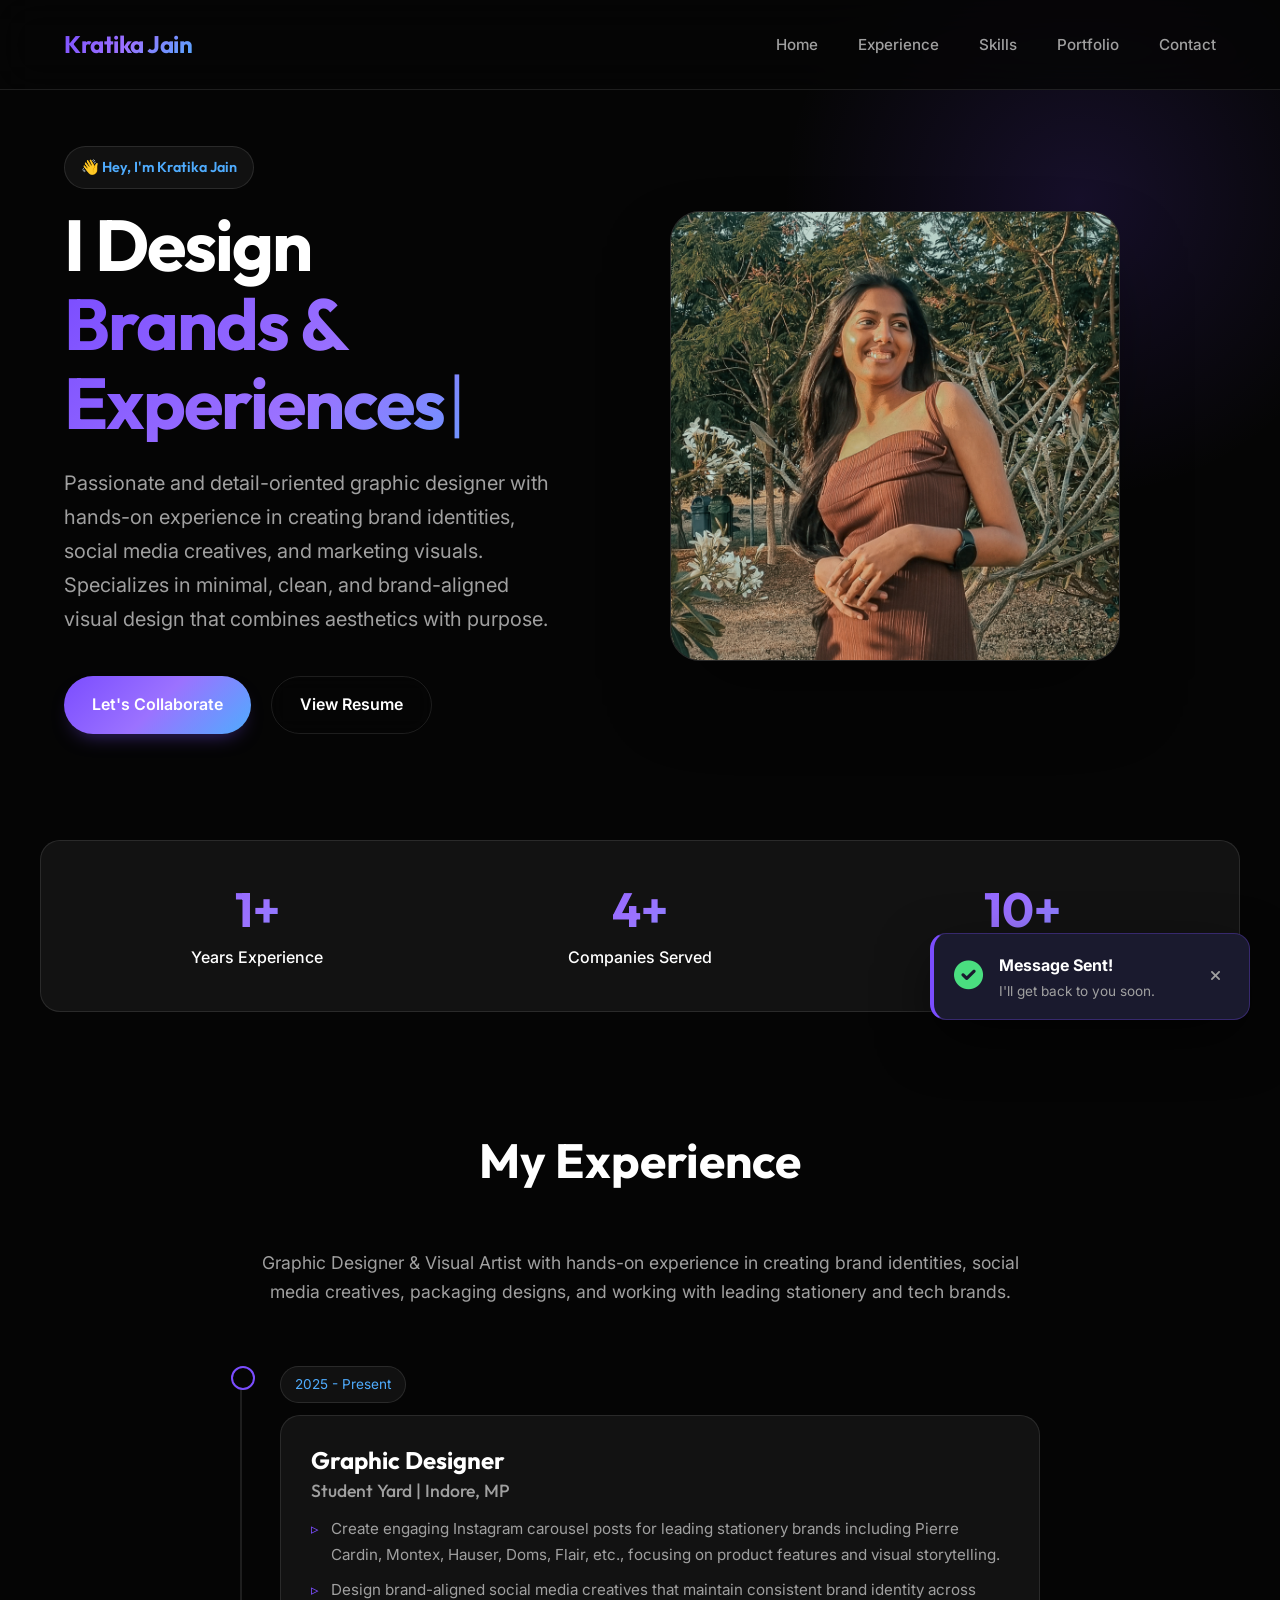
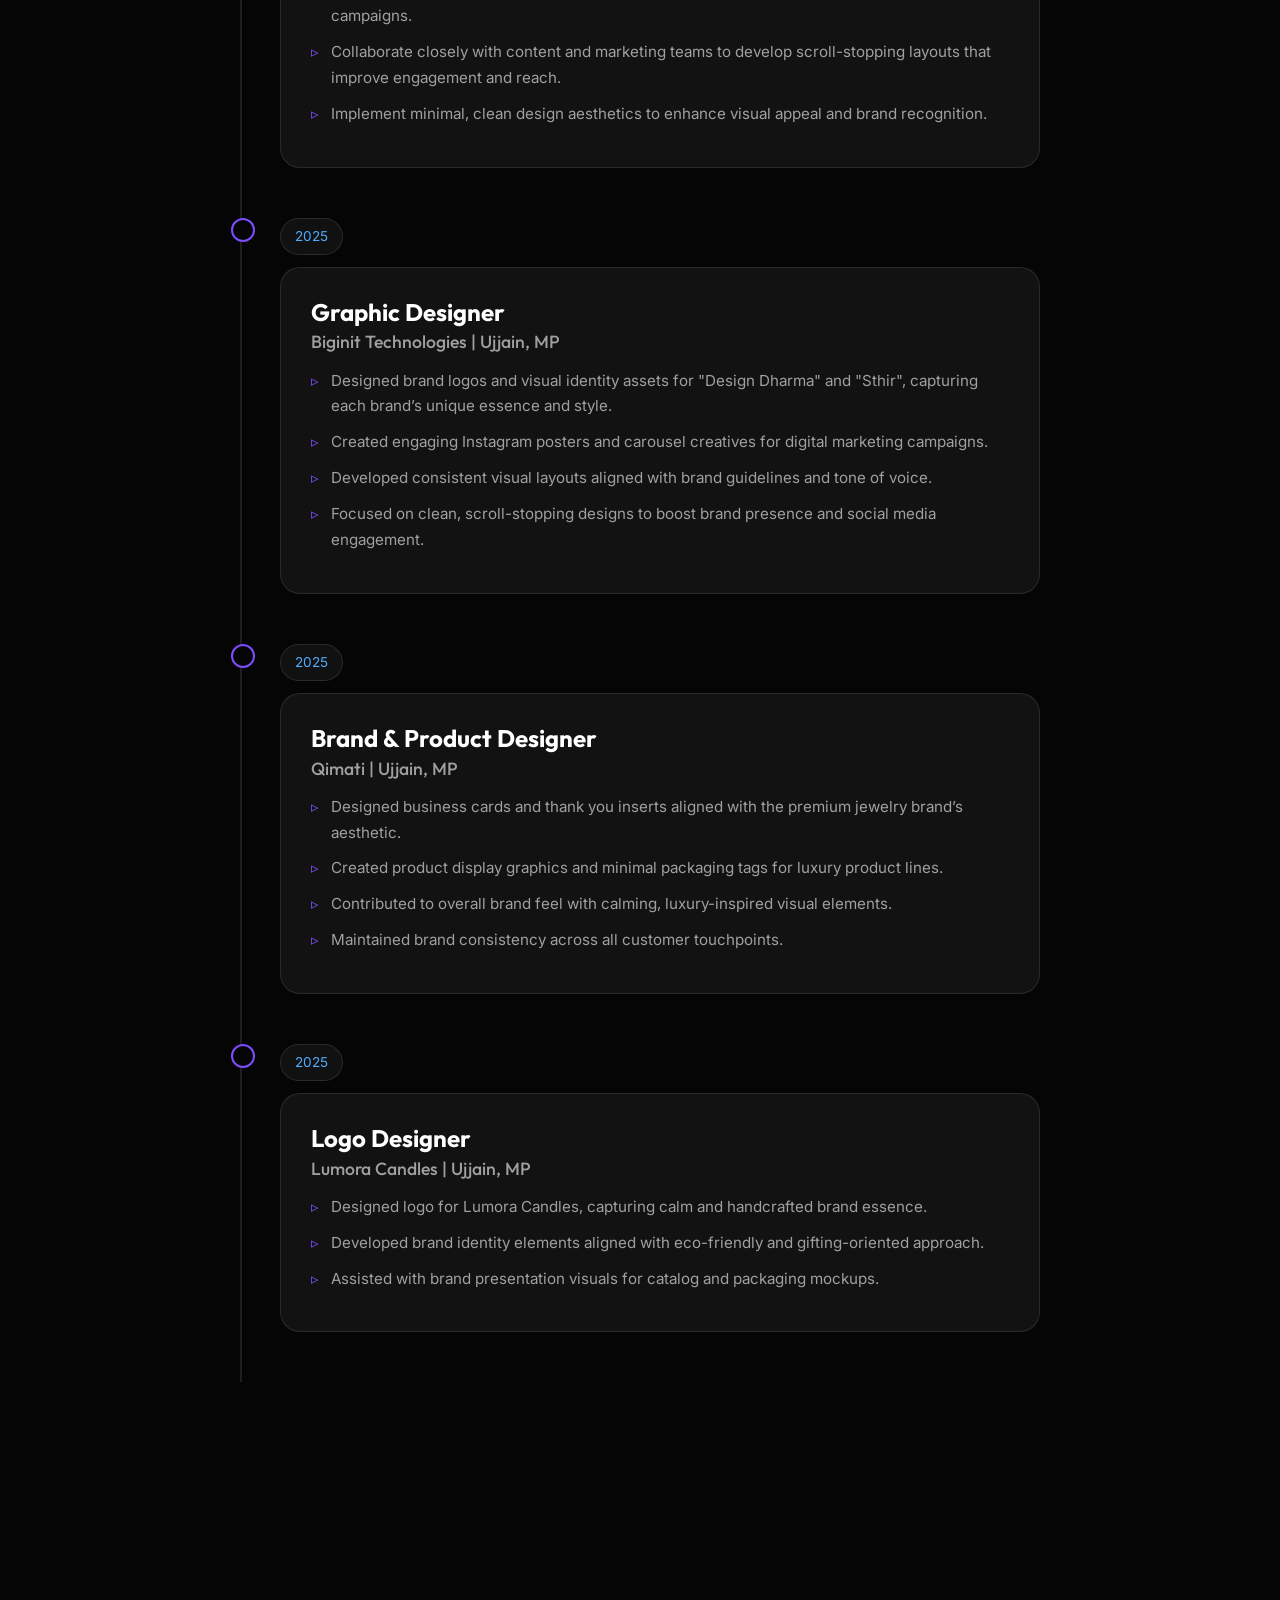
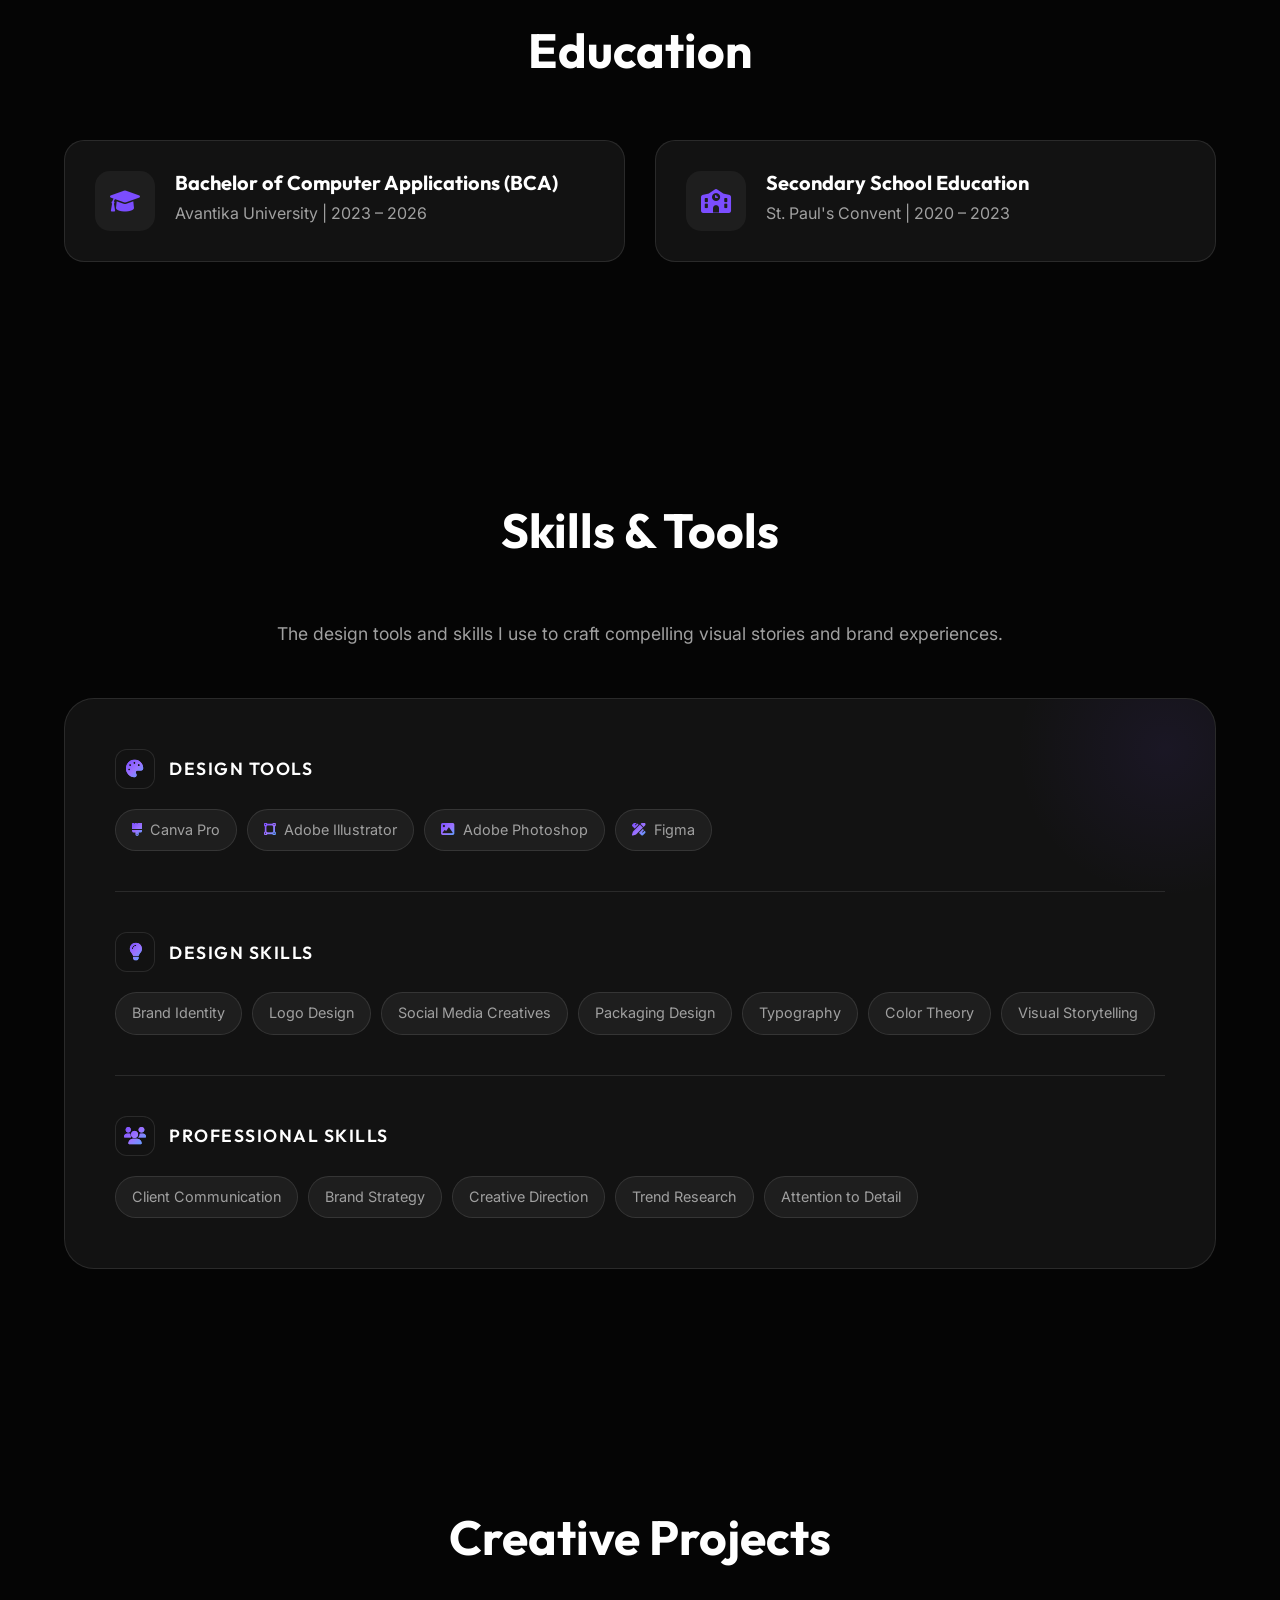
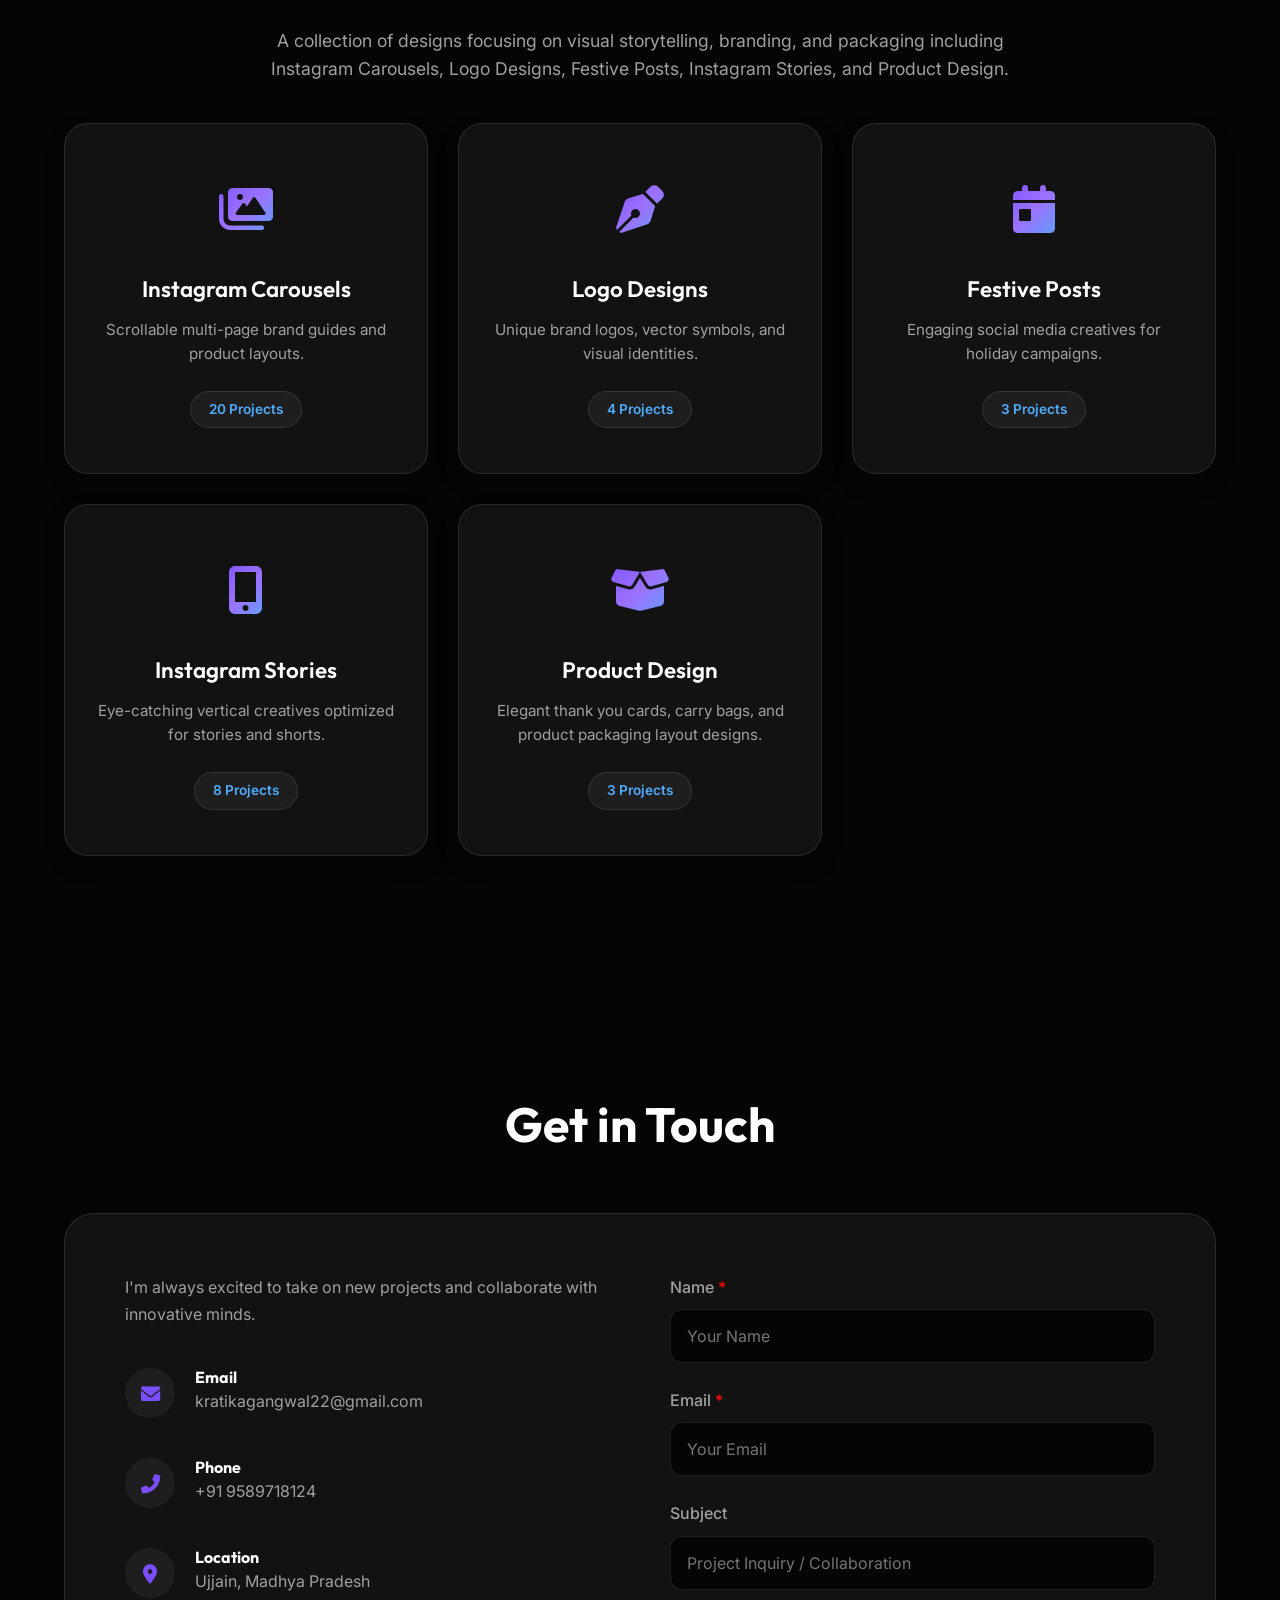
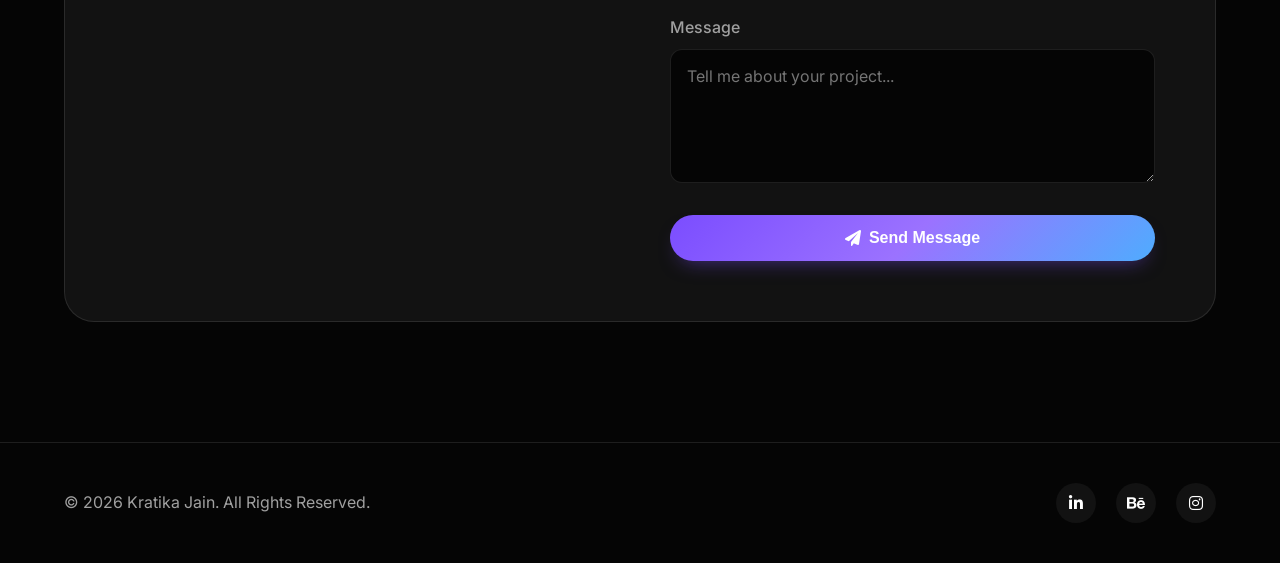
<file: index.html>
<!DOCTYPE html>
<html lang="en">

<head>
    <meta charset="UTF-8">
    <meta name="viewport" content="width=device-width, initial-scale=1.0">
    <meta name="description" content="Kratika Jain — Graphic Designer & Visual Artist from Ujjain, MP. Specializing in brand identities, social media creatives, logo design, and packaging. Available for freelance projects.">
    <meta name="keywords" content="Kratika Jain, Graphic Designer, Visual Artist, Brand Identity, Logo Design, Social Media Creatives, Canva, Figma, Ujjain">
    <title>Kratika Jain | Graphic Designer & Visual Artist</title>
    <link rel="stylesheet" href="style.css">
    <!-- Google Fonts -->
    <link rel="preconnect" href="https://fonts.googleapis.com">
    <link rel="preconnect" href="https://fonts.gstatic.com" crossorigin>
    <link
        href="https://fonts.googleapis.com/css2?family=Inter:wght@400;500;600&family=Outfit:wght@400;600;700&display=swap"
        rel="stylesheet">
    <!-- Font Awesome for Icons -->
    <link rel="stylesheet" href="https://cdnjs.cloudflare.com/ajax/libs/font-awesome/6.0.0/css/all.min.css">
</head>

<body>
    <header>
        <div class="container">
            <nav>
                <a href="#" class="logo">Kratika Jain</a>
                <div class="mobile-menu-btn">
                    <i class="fas fa-bars"></i>
                </div>
                <ul class="nav-links">
                    <li><a href="#home">Home</a></li>
                    <li><a href="#experience">Experience</a></li>
                    <li><a href="#skills">Skills</a></li>
                    <li><a href="projects.html">Portfolio</a></li>
                    <li><a href="#contact">Contact</a></li>
                </ul>
            </nav>
        </div>
    </header>

    <main>
        <!-- Hero Section -->
        <section id="home" class="hero section-padding">
            <div class="container hero-content">
                <div class="hero-text animate-on-scroll">
                    <p class="greeting">👋 Hey, I'm Kratika Jain</p>
                    <h1>I Design <span class="highlight" id="hero-highlight">Brands & Experiences</span></h1>
                    <p class="subtitle">Passionate and detail-oriented graphic designer with hands-on experience in
                        creating brand identities, social media creatives, and marketing visuals. Specializes in
                        minimal, clean, and brand-aligned visual design that combines aesthetics with purpose.</p>
                    <div class="hero-btns">
                        <a href="#contact" class="btn btn-primary">Let's Collaborate</a>
                        <a href="Docs/Kratika_Jain_Resume.pdf" target="_blank" class="btn btn-secondary">View Resume</a>
                    </div>
                </div>
                <div class="hero-image animate-on-scroll">
                    <img src="Profile%20image/Untitled%20design-2.png" alt="Kratika Jain" class="profile-img">
                </div>

            </div>
        </section>

        <!-- Stats Section -->
        <section class="stats container animate-on-scroll">
            <div class="stat-item">
                <h3>1+</h3>
                <p>Years Experience</p>
            </div>
            <div class="stat-item">
                <h3>4+</h3>
                <p>Companies Served</p>
            </div>
            <div class="stat-item">
                <h3>10+</h3>
                <p>Projects Completed</p>
            </div>
        </section>

        <!-- Experience Section -->
        <section id="experience" class="section-padding">
            <div class="container">
                <h2 class="section-title animate-on-scroll">My Experience</h2>
                <p class="section-description animate-on-scroll" style="margin-bottom: 60px; max-width: 800px; margin-left: auto; margin-right: auto; text-align: center;">
                    Graphic Designer & Visual Artist with hands-on experience in creating brand identities, social media creatives, packaging designs, and working with leading stationery and tech brands.
                </p>
                <div class="timeline">
                    <!-- Item 1 -->
                    <div class="timeline-item animate-on-scroll">
                        <div class="timeline-date">2025 - Present</div>
                        <div class="timeline-content">
                            <h3>Graphic Designer</h3>
                            <h4>Student Yard | Indore, MP</h4>
                            <ul class="experience-list">
                                <li>Create engaging Instagram carousel posts for leading stationery brands including
                                    Pierre Cardin, Montex, Hauser, Doms, Flair, etc., focusing on product features and visual
                                    storytelling.</li>
                                <li>Design brand-aligned social media creatives that maintain consistent brand identity
                                    across campaigns.</li>
                                <li>Collaborate closely with content and marketing teams to develop scroll-stopping
                                    layouts that improve engagement and reach.</li>
                                <li>Implement minimal, clean design aesthetics to enhance visual appeal and brand
                                    recognition.</li>
                            </ul>
                        </div>
                    </div>
                    <!-- Item 2 -->
                    <div class="timeline-item animate-on-scroll">
                        <div class="timeline-date">2025</div>
                        <div class="timeline-content">
                            <h3>Graphic Designer</h3>
                            <h4>Biginit Technologies | Ujjain, MP</h4>
                            <ul class="experience-list">
                                <li>Designed brand logos and visual identity assets for "Design Dharma" and "Sthir",
                                    capturing each brand’s unique essence and style.</li>
                                <li>Created engaging Instagram posters and carousel creatives for digital marketing
                                    campaigns.</li>
                                <li>Developed consistent visual layouts aligned with brand guidelines and tone of voice.
                                </li>
                                <li>Focused on clean, scroll-stopping designs to boost brand presence and social media
                                    engagement.</li>
                            </ul>
                        </div>
                    </div>
                    <!-- Item 3 -->
                    <div class="timeline-item animate-on-scroll">
                        <div class="timeline-date">2025</div>
                        <div class="timeline-content">
                            <h3>Brand & Product Designer</h3>
                            <h4>Qimati | Ujjain, MP</h4>
                            <ul class="experience-list">
                                <li>Designed business cards and thank you inserts aligned with the premium jewelry
                                    brand’s aesthetic.</li>
                                <li>Created product display graphics and minimal packaging tags for luxury product
                                    lines.</li>
                                <li>Contributed to overall brand feel with calming, luxury-inspired visual elements.
                                </li>
                                <li>Maintained brand consistency across all customer touchpoints.</li>
                            </ul>
                        </div>
                    </div>
                    <!-- Item 4 -->
                    <div class="timeline-item animate-on-scroll">
                        <div class="timeline-date">2025</div>
                        <div class="timeline-content">
                            <h3>Logo Designer</h3>
                            <h4>Lumora Candles | Ujjain, MP</h4>
                            <ul class="experience-list">
                                <li>Designed logo for Lumora Candles, capturing calm and handcrafted brand essence.</li>
                                <li>Developed brand identity elements aligned with eco-friendly and gifting-oriented
                                    approach.</li>
                                <li>Assisted with brand presentation visuals for catalog and packaging mockups.</li>
                            </ul>
                        </div>
                    </div>
                </div>
            </div>
        </section>

        <!-- Education Section -->
        <section id="education" class="section-padding">
            <div class="container">
                <h2 class="section-title animate-on-scroll">Education</h2>
                <div class="education-grid">
                    <div class="education-card animate-on-scroll">
                        <div class="edu-icon"><i class="fas fa-graduation-cap"></i></div>
                        <div class="edu-details">
                            <h3>Bachelor of Computer Applications (BCA)</h3>
                            <p>Avantika University | 2023 – 2026</p>
                        </div>
                    </div>
                    <div class="education-card animate-on-scroll">
                        <div class="edu-icon"><i class="fas fa-school"></i></div>
                        <div class="edu-details">
                            <h3>Secondary School Education</h3>
                            <p>St. Paul's Convent | 2020 – 2023</p>
                        </div>
                    </div>
                </div>
            </div>
        </section>

        <!-- Skills Section -->
        <section id="skills" class="section-padding">
            <div class="container">
                <h2 class="section-title animate-on-scroll">Skills & Tools</h2>
                <p class="section-description animate-on-scroll" style="margin-bottom: 50px;">The design tools and skills I use to craft compelling visual stories and brand experiences.</p>
                <div class="skills-showcase animate-on-scroll">
                    <!-- Design Tools -->
                    <div class="skill-pillar">
                        <div class="skill-pillar-header">
                            <span class="skill-pillar-icon"><i class="fas fa-palette"></i></span>
                            <h3>Design Tools</h3>
                        </div>
                        <div class="skill-tags">
                            <span class="skill-tag"><i class="fas fa-brush"></i> Canva Pro</span>
                            <span class="skill-tag"><i class="fas fa-vector-square"></i> Adobe Illustrator</span>
                            <span class="skill-tag"><i class="fas fa-image"></i> Adobe Photoshop</span>
                            <span class="skill-tag"><i class="fas fa-pencil-ruler"></i> Figma</span>
                        </div>
                    </div>
                    <!-- Design Skills -->
                    <div class="skill-pillar">
                        <div class="skill-pillar-header">
                            <span class="skill-pillar-icon"><i class="fas fa-lightbulb"></i></span>
                            <h3>Design Skills</h3>
                        </div>
                        <div class="skill-tags">
                            <span class="skill-tag">Brand Identity</span>
                            <span class="skill-tag">Logo Design</span>
                            <span class="skill-tag">Social Media Creatives</span>
                            <span class="skill-tag">Packaging Design</span>
                            <span class="skill-tag">Typography</span>
                            <span class="skill-tag">Color Theory</span>
                            <span class="skill-tag">Visual Storytelling</span>
                        </div>
                    </div>
                    <!-- Soft Skills -->
                    <div class="skill-pillar">
                        <div class="skill-pillar-header">
                            <span class="skill-pillar-icon"><i class="fas fa-users"></i></span>
                            <h3>Professional Skills</h3>
                        </div>
                        <div class="skill-tags">
                            <span class="skill-tag">Client Communication</span>
                            <span class="skill-tag">Brand Strategy</span>
                            <span class="skill-tag">Creative Direction</span>
                            <span class="skill-tag">Trend Research</span>
                            <span class="skill-tag">Attention to Detail</span>
                        </div>
                    </div>
                </div>
            </div>
        </section>



        <!-- Creative Projects Preview Section -->
        <section id="projects" class="section-padding" style="text-align: center;">
            <div class="container">
                <h2 class="section-title animate-on-scroll">Creative Projects</h2>
                <p class="section-description animate-on-scroll" style="margin-bottom: 40px; max-width: 800px; margin-left: auto; margin-right: auto;">
                    A collection of designs focusing on visual storytelling, branding, and packaging including Instagram Carousels, Logo Designs, Festive Posts, Instagram Stories, and Product Design.
                </p>
                <div class="categories-grid animate-on-scroll">
                    <!-- Card 1 -->
                    <div class="category-card" onclick="location.href='projects.html#category/instagram-carousels'">
                        <div class="category-icon"><i class="fas fa-images"></i></div>
                        <h3 class="category-title">Instagram Carousels</h3>
                        <p class="category-description">Scrollable multi-page brand guides and product layouts.</p>
                        <span class="category-count">20 Projects</span>
                    </div>
                    <!-- Card 2 -->
                    <div class="category-card" onclick="location.href='projects.html#category/logo-designs'">
                        <div class="category-icon"><i class="fas fa-pen-nib"></i></div>
                        <h3 class="category-title">Logo Designs</h3>
                        <p class="category-description">Unique brand logos, vector symbols, and visual identities.</p>
                        <span class="category-count">4 Projects</span>
                    </div>
                    <!-- Card 3 -->
                    <div class="category-card" onclick="location.href='projects.html#category/festive-posts'">
                        <div class="category-icon"><i class="fas fa-calendar-day"></i></div>
                        <h3 class="category-title">Festive Posts</h3>
                        <p class="category-description">Engaging social media creatives for holiday campaigns.</p>
                        <span class="category-count">3 Projects</span>
                    </div>
                    <!-- Card 5 -->
                    <div class="category-card" onclick="location.href='projects.html#category/instagram-stories'">
                        <div class="category-icon"><i class="fas fa-mobile-alt"></i></div>
                        <h3 class="category-title">Instagram Stories</h3>
                        <p class="category-description">Eye-catching vertical creatives optimized for stories and shorts.</p>
                        <span class="category-count">8 Projects</span>
                    </div>
                    <!-- Card 6 -->
                    <div class="category-card" onclick="location.href='projects.html#category/product-design'">
                        <div class="category-icon"><i class="fas fa-box-open"></i></div>
                        <h3 class="category-title">Product Design</h3>
                        <p class="category-description">Elegant thank you cards, carry bags, and product packaging layout designs.</p>
                        <span class="category-count">3 Projects</span>
                    </div>
                </div>
            </div>
        </section>


        <!-- Contact Section -->
        <section id="contact" class="section-padding">
            <div class="container">
                <h2 class="section-title animate-on-scroll">Get in Touch</h2>
                <div class="contact-wrapper">
                    <div class="contact-info animate-on-scroll">
                        <p>I'm always excited to take on new projects and collaborate with innovative minds.</p>

                        <div class="info-item">
                            <i class="fas fa-envelope"></i>
                            <div>
                                <h4>Email</h4>
                                <p>kratikagangwal22@gmail.com</p>
                            </div>
                        </div>

                        <div class="info-item">
                            <i class="fas fa-phone-alt"></i>
                            <div>
                                <h4>Phone</h4>
                                <p>+91 9589718124</p>
                            </div>
                        </div>

                        <div class="info-item">
                            <i class="fas fa-map-marker-alt"></i>
                            <div>
                                <h4>Location</h4>
                                <p>Ujjain, Madhya Pradesh</p>
                            </div>
                        </div>
                    </div>

                    <form class="contact-form animate-on-scroll" id="contact-form" onsubmit="sendEmail(event)">
                        <!-- FormSubmit Configuration -->
                        <input type="hidden" name="_subject" value="New Portfolio Message 🎨">
                        <input type="hidden" name="_captcha" value="false">
                        <input type="hidden" name="_template" value="table">
                        <div class="form-group">
                            <label for="contact-name">Name <span style="color:red;">*</span></label>
                            <input type="text" id="contact-name" name="name" placeholder="Your Name" required>
                        </div>
                        <div class="form-group">
                            <label for="contact-email">Email <span style="color:red;">*</span></label>
                            <input type="email" id="contact-email" name="email" placeholder="Your Email" required>
                        </div>
                        <div class="form-group">
                            <label for="contact-subject">Subject</label>
                            <input type="text" id="contact-subject" name="subject" placeholder="Project Inquiry / Collaboration">
                        </div>
                        <div class="form-group">
                            <label for="contact-message">Message</label>
                            <textarea id="contact-message" name="message" placeholder="Tell me about your project..." rows="5"></textarea>
                        </div>
                        <button class="btn btn-primary" id="submit-btn" type="submit" style="width: 100%;">
                            <i class="fas fa-paper-plane" style="margin-right: 8px;"></i>
                            Send Message
                        </button>
                    </form>
                </div>
            </div>
        </section>
    </main>

    <footer class="footer">
        <div class="container">
            <p>&copy; 2026 Kratika Jain. All Rights Reserved.</p>
            <div class="social-links">
                <a href="https://www.linkedin.com/in/kratika-jain-1713a62a5" target="_blank" aria-label="LinkedIn"><i class="fab fa-linkedin-in"></i></a>
                <a href="https://www.behance.net/kratkajain01" target="_blank" aria-label="Behance"><i class="fab fa-behance"></i></a>
                <a href="https://www.instagram.com/kratikajain0122" target="_blank" aria-label="Instagram"><i class="fab fa-instagram"></i></a>
            </div>
        </div>
    </footer>

    <!-- Toast Notification -->
    <div id="toast-notification" class="toast-notification">
        <div class="toast-icon"><i id="toast-icon" class="fas fa-check-circle"></i></div>
        <div class="toast-text">
            <p id="toast-title" class="toast-title">Message Sent!</p>
            <p id="toast-message" class="toast-message">I'll get back to you soon.</p>
        </div>
        <button class="toast-close" onclick="hideToast()"><i class="fas fa-times"></i></button>
    </div>

    <!-- Project Modal -->
    <div id="project-modal" class="modal">
        <div class="modal-content">
            <span class="close-modal">&times;</span>
            <div class="modal-body">
                <!-- Dynamic Content Loading Here -->
            </div>
        </div>
    </div>

    <script src="projects_data.js"></script>
    <script src="script.js"></script>

    <script type="text/javascript">
        // =====================================================
        // Contact Form — Gmail Compose (100% reliable, works everywhere)
        // When someone submits: their Gmail opens pre-filled → they click Send
        // Messages arrive directly at: kratikagangwal22@gmail.com
        // =====================================================

        function sendEmail(event) {
            event.preventDefault();

            const form    = document.getElementById('contact-form');
            const btn     = document.getElementById('submit-btn');

            const name    = document.getElementById('contact-name').value.trim();
            const email   = document.getElementById('contact-email').value.trim();
            const subject = document.getElementById('contact-subject').value.trim() || 'Portfolio Inquiry';
            const message = document.getElementById('contact-message').value.trim();

            // Validate required fields
            if (!name || !email) {
                showToast('error', '⚠️ Missing Fields', 'Please fill in your Name and Email.');
                return;
            }

            if (!email.includes('@')) {
                showToast('error', '⚠️ Invalid Email', 'Please enter a valid email address.');
                return;
            }

            // Build Gmail compose URL — works on localhost AND live site
            const emailSubject = `🎨 ${subject} — from ${name}`;
            const emailBody    = `Hi Kratika,\n\nYou have a new message from your portfolio:\n\n👤 Name: ${name}\n📧 Email: ${email}\n📝 Subject: ${subject}\n\n💬 Message:\n${message}\n\n---\nSent from: ${window.location.href}`;

            const gmailUrl = `https://mail.google.com/mail/?view=cm`
                + `&to=kratikagangwal22@gmail.com`
                + `&su=${encodeURIComponent(emailSubject)}`
                + `&body=${encodeURIComponent(emailBody)}`;

            // Open Gmail in new tab
            const gmailWindow = window.open(gmailUrl, '_blank');

            if (gmailWindow) {
                showToast('success', 'Gmail Khul Gaya! 📧', `${name}, Gmail mein "Send" dabao — message mil jayega!`);
                form.reset();
            } else {
                // Popup was blocked — fallback to mailto:
                const mailtoUrl = `mailto:kratikagangwal22@gmail.com`
                    + `?subject=${encodeURIComponent(emailSubject)}`
                    + `&body=${encodeURIComponent(emailBody)}`;
                window.location.href = mailtoUrl;
                showToast('success', 'Email App Khul Raha! 📧', 'Apne email app mein Send karo.');
                form.reset();
            }
        }

        function showToast(type, title, message) {
            const toast      = document.getElementById('toast-notification');
            const toastTitle = document.getElementById('toast-title');
            const toastMsg   = document.getElementById('toast-message');
            const toastIcon  = document.getElementById('toast-icon');

            toastTitle.textContent = title;
            toastMsg.textContent   = message;

            toast.className = 'toast-notification';
            if (type === 'error') {
                toast.classList.add('toast-error');
                toastIcon.className = 'fas fa-exclamation-circle';
            } else {
                toastIcon.className = 'fas fa-check-circle';
            }

            toast.classList.add('show');
            setTimeout(hideToast, 6000);
        }

        function hideToast() {
            document.getElementById('toast-notification').classList.remove('show');
        }
    </script>
</body>

</html>
</file>
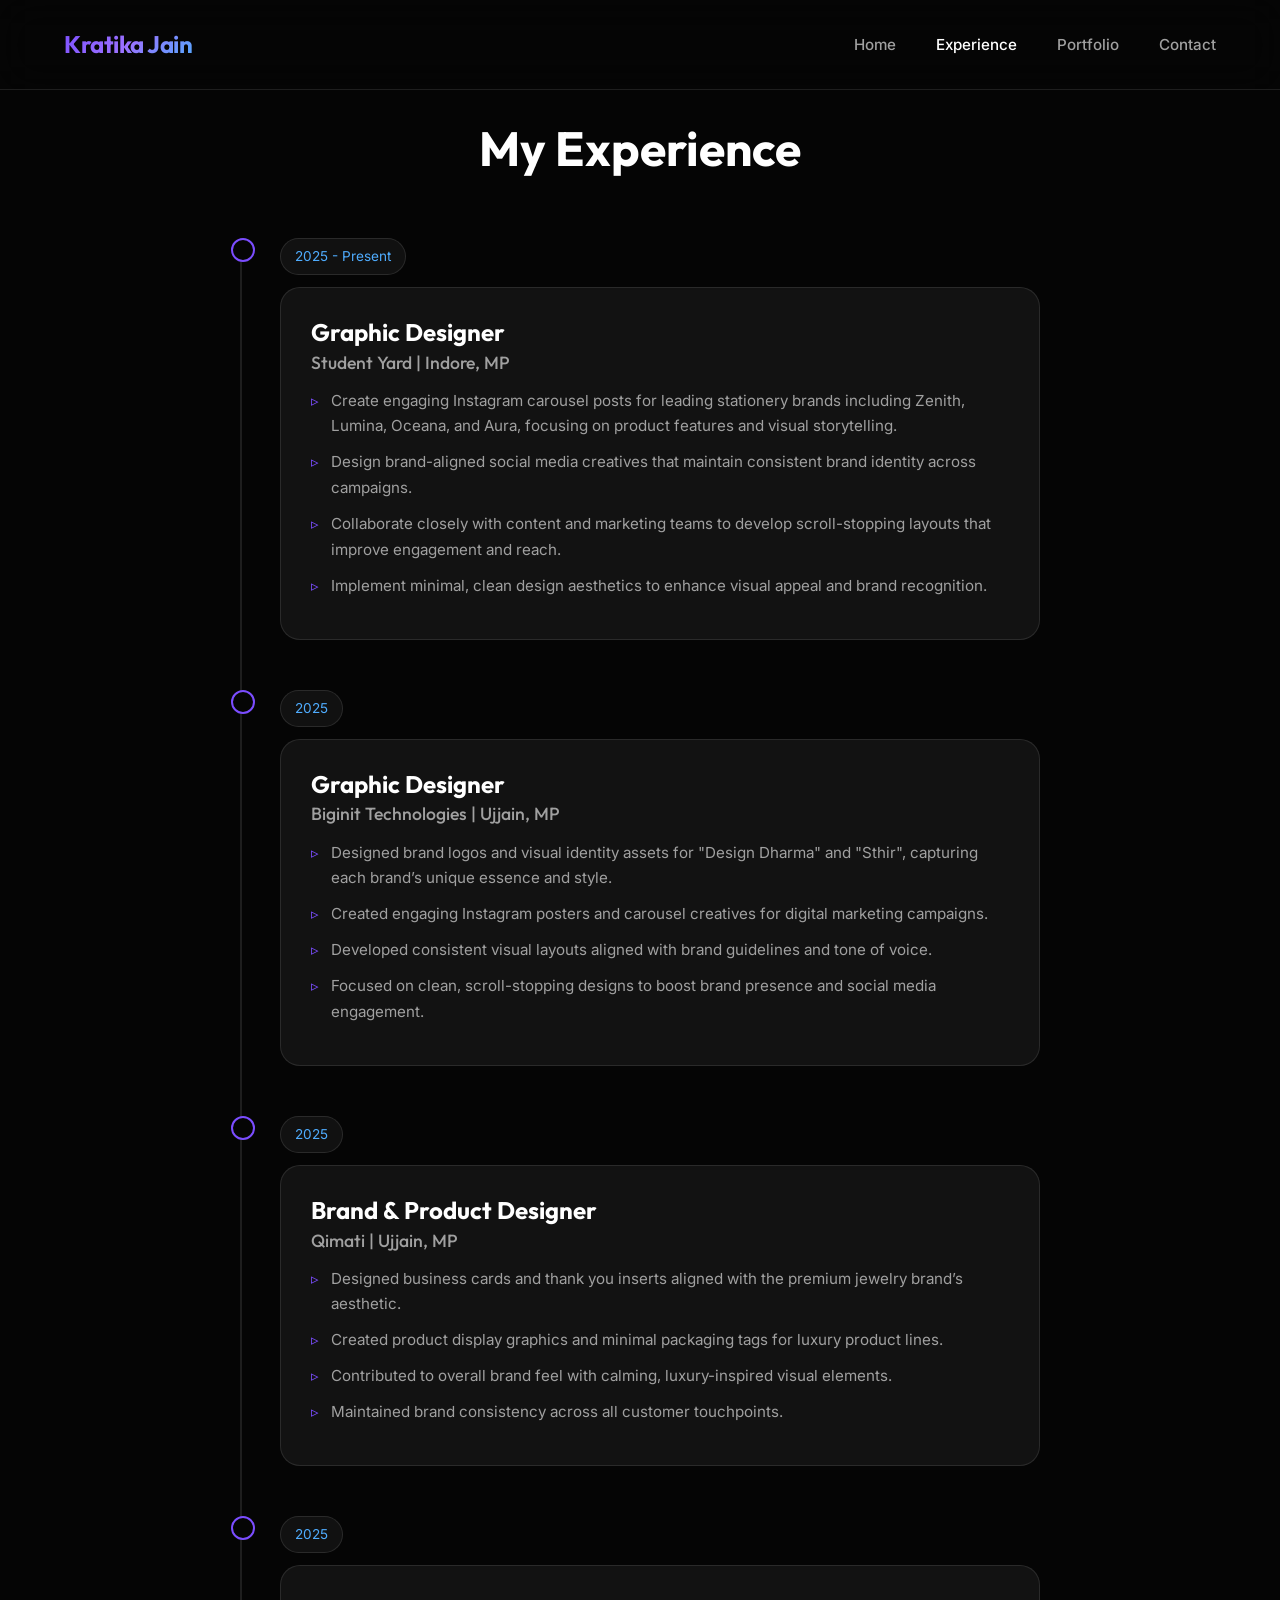
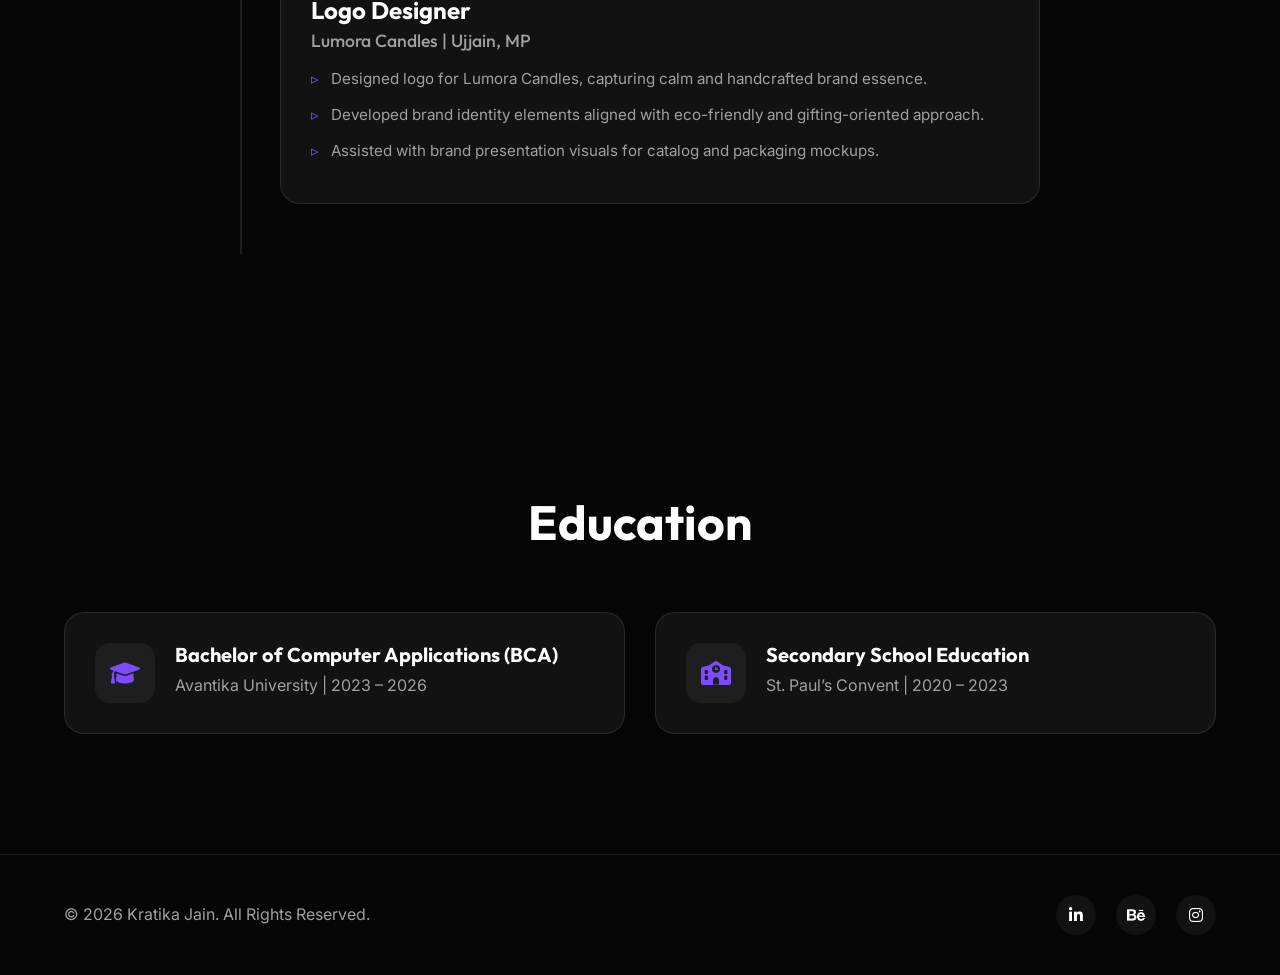
<file: experience.html>
<!DOCTYPE html>
<html lang="en">

<head>
    <meta charset="UTF-8">
    <meta name="viewport" content="width=device-width, initial-scale=1.0">
    <title>Experience & Education | Kratika Jain | Graphic Designer & Visual Artist</title>
    <link rel="stylesheet" href="style.css">
    <!-- Google Fonts -->
    <link rel="preconnect" href="https://fonts.googleapis.com">
    <link rel="preconnect" href="https://fonts.gstatic.com" crossorigin>
    <link
        href="https://fonts.googleapis.com/css2?family=Inter:wght@400;500;600&family=Outfit:wght@400;600;700&display=swap"
        rel="stylesheet">
    <!-- Font Awesome for Icons -->
    <link rel="stylesheet" href="https://cdnjs.cloudflare.com/ajax/libs/font-awesome/6.0.0/css/all.min.css">
</head>

<body>
    <header>
        <div class="container">
            <nav>
                <a href="index.html" class="logo">Kratika Jain</a>
                <div class="mobile-menu-btn">
                    <i class="fas fa-bars"></i>
                </div>
                <ul class="nav-links">
                    <li><a href="index.html#home">Home</a></li>
                    <li><a href="experience.html" class="active">Experience</a></li>
                    <li><a href="projects.html">Portfolio</a></li>
                    <li><a href="index.html#contact">Contact</a></li>
                </ul>
            </nav>
        </div>
    </header>

    <main id="experience-page">
        <!-- Experience Section -->
        <section id="experience" class="section-padding">
            <div class="container">
                <h2 class="section-title animate-on-scroll">My Experience</h2>
                <div class="timeline">
                    <!-- Item 1 -->
                    <div class="timeline-item animate-on-scroll">
                        <div class="timeline-date">2025 - Present</div>
                        <div class="timeline-content">
                            <h3>Graphic Designer</h3>
                            <h4>Student Yard | Indore, MP</h4>
                            <ul class="experience-list">
                                <li>Create engaging Instagram carousel posts for leading stationery brands including
                                    Zenith, Lumina, Oceana, and Aura, focusing on product features and visual
                                    storytelling.</li>
                                <li>Design brand-aligned social media creatives that maintain consistent brand identity
                                    across campaigns.</li>
                                <li>Collaborate closely with content and marketing teams to develop scroll-stopping
                                    layouts that improve engagement and reach.</li>
                                <li>Implement minimal, clean design aesthetics to enhance visual appeal and brand
                                    recognition.</li>
                            </ul>
                        </div>
                    </div>
                    <!-- Item 2 -->
                    <div class="timeline-item animate-on-scroll">
                        <div class="timeline-date">2025</div>
                        <div class="timeline-content">
                            <h3>Graphic Designer</h3>
                            <h4>Biginit Technologies | Ujjain, MP</h4>
                            <ul class="experience-list">
                                <li>Designed brand logos and visual identity assets for "Design Dharma" and "Sthir",
                                    capturing each brand’s unique essence and style.</li>
                                <li>Created engaging Instagram posters and carousel creatives for digital marketing
                                    campaigns.</li>
                                <li>Developed consistent visual layouts aligned with brand guidelines and tone of voice.
                                </li>
                                <li>Focused on clean, scroll-stopping designs to boost brand presence and social media
                                    engagement.</li>
                            </ul>
                        </div>
                    </div>
                    <!-- Item 3 -->
                    <div class="timeline-item animate-on-scroll">
                        <div class="timeline-date">2025</div>
                        <div class="timeline-content">
                            <h3>Brand & Product Designer</h3>
                            <h4>Qimati | Ujjain, MP</h4>
                            <ul class="experience-list">
                                <li>Designed business cards and thank you inserts aligned with the premium jewelry
                                    brand’s aesthetic.</li>
                                <li>Created product display graphics and minimal packaging tags for luxury product
                                    lines.</li>
                                <li>Contributed to overall brand feel with calming, luxury-inspired visual elements.
                                </li>
                                <li>Maintained brand consistency across all customer touchpoints.</li>
                            </ul>
                        </div>
                    </div>
                    <!-- Item 4 -->
                    <div class="timeline-item animate-on-scroll">
                        <div class="timeline-date">2025</div>
                        <div class="timeline-content">
                            <h3>Logo Designer</h3>
                            <h4>Lumora Candles | Ujjain, MP</h4>
                            <ul class="experience-list">
                                <li>Designed logo for Lumora Candles, capturing calm and handcrafted brand essence.</li>
                                <li>Developed brand identity elements aligned with eco-friendly and gifting-oriented
                                    approach.</li>
                                <li>Assisted with brand presentation visuals for catalog and packaging mockups.</li>
                            </ul>
                        </div>
                    </div>
                </div>
            </div>
        </section>

        <!-- Education Section -->
        <section id="education" class="section-padding">
            <div class="container">
                <h2 class="section-title animate-on-scroll">Education</h2>
                <div class="education-grid">
                    <div class="education-card animate-on-scroll">
                        <div class="edu-icon"><i class="fas fa-graduation-cap"></i></div>
                        <div class="edu-details">
                            <h3>Bachelor of Computer Applications (BCA)</h3>
                            <p>Avantika University | 2023 – 2026</p>
                        </div>
                    </div>
                    <div class="education-card animate-on-scroll">
                        <div class="edu-icon"><i class="fas fa-school"></i></div>
                        <div class="edu-details">
                            <h3>Secondary School Education</h3>
                            <p>St. Paul’s Convent | 2020 – 2023</p>
                        </div>
                    </div>
                </div>
            </div>
        </section>
    </main>

    <footer class="footer">
        <div class="container">
            <p>&copy; 2026 Kratika Jain. All Rights Reserved.</p>
            <div class="social-links">
                <a href="https://www.linkedin.com/in/kratika-jain-1713a62a5" target="_blank" aria-label="LinkedIn"><i class="fab fa-linkedin-in"></i></a>
                <a href="https://www.behance.net/kratkajain01" target="_blank" aria-label="Behance"><i class="fab fa-behance"></i></a>
                <a href="https://www.instagram.com/kratikajain0122" target="_blank" aria-label="Instagram"><i class="fab fa-instagram"></i></a>
            </div>
        </div>
    </footer>

    <script src="script.js"></script>
</body>

</html>
</file>
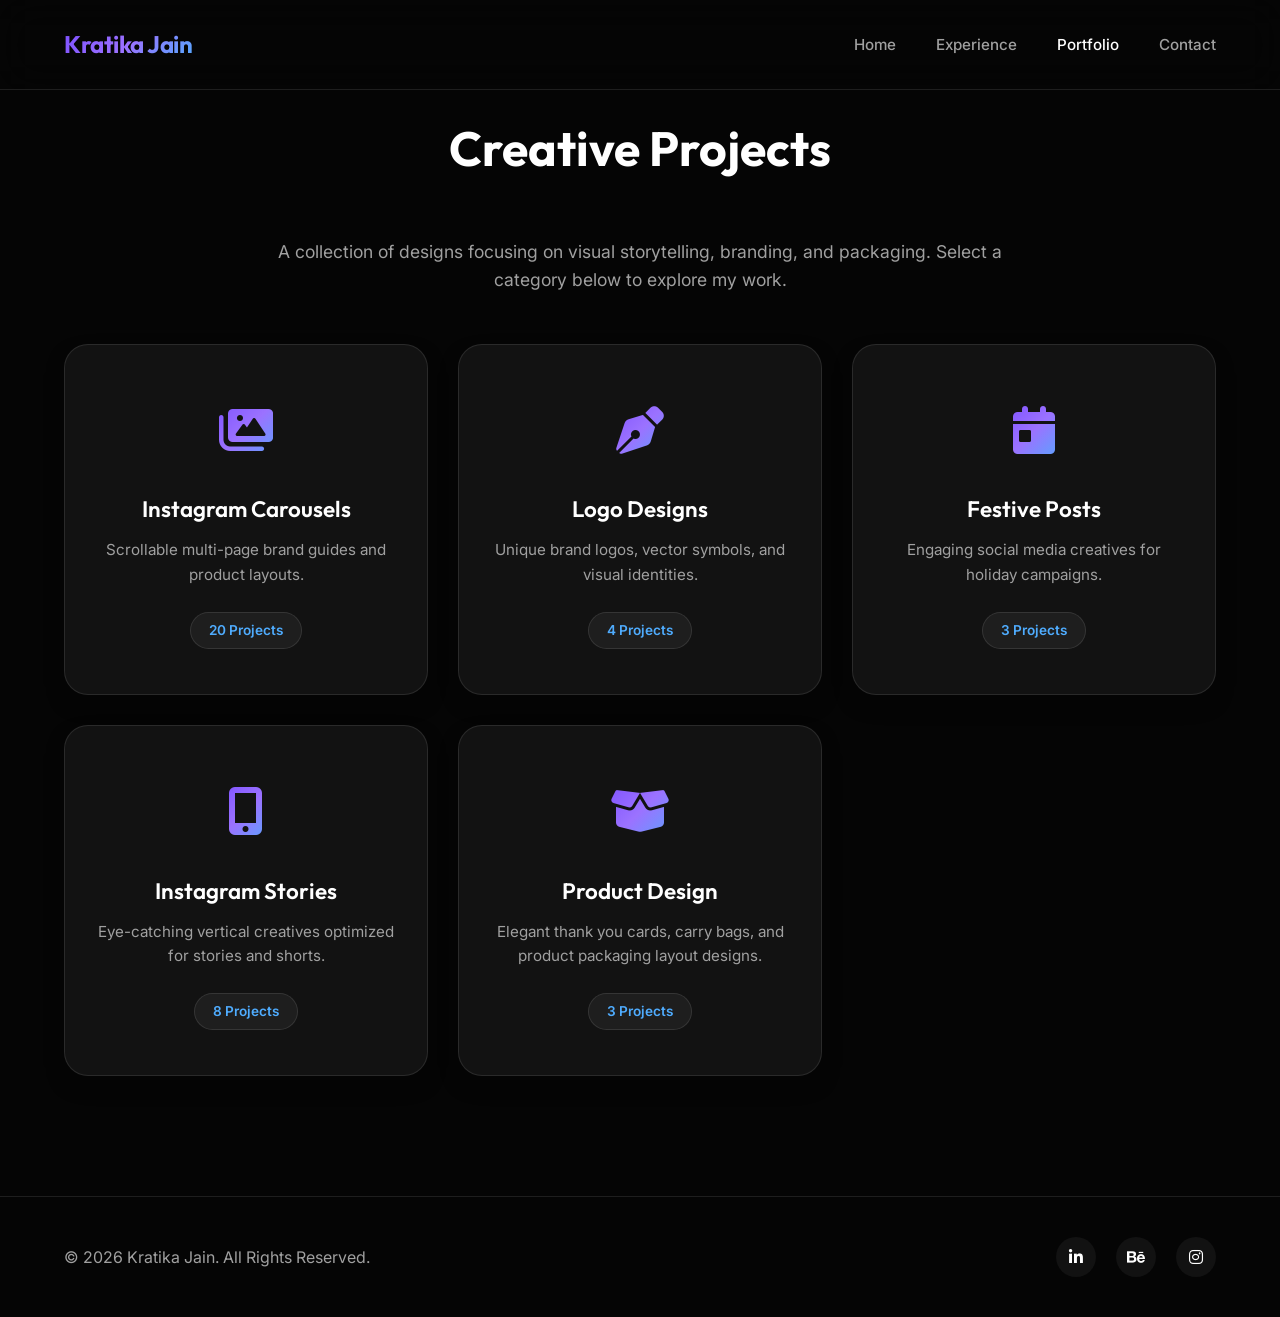
<file: projects.html>
<!DOCTYPE html>
<html lang="en">

<head>
    <meta charset="UTF-8">
    <meta name="viewport" content="width=device-width, initial-scale=1.0">
    <title>Creative Projects | Kratika Jain | Graphic Designer & Visual Artist</title>
    <link rel="stylesheet" href="style.css">
    <!-- Google Fonts -->
    <link rel="preconnect" href="https://fonts.googleapis.com">
    <link rel="preconnect" href="https://fonts.gstatic.com" crossorigin>
    <link
        href="https://fonts.googleapis.com/css2?family=Inter:wght@400;500;600&family=Outfit:wght@400;600;700&display=swap"
        rel="stylesheet">
    <!-- Font Awesome for Icons -->
    <link rel="stylesheet" href="https://cdnjs.cloudflare.com/ajax/libs/font-awesome/6.0.0/css/all.min.css">
</head>

<body>
    <header>
        <div class="container">
            <nav>
                <a href="index.html" class="logo">Kratika Jain</a>
                <div class="mobile-menu-btn">
                    <i class="fas fa-bars"></i>
                </div>
                <ul class="nav-links">
                    <li><a href="index.html#home">Home</a></li>
                    <li><a href="index.html#experience">Experience</a></li>
                    <li><a href="projects.html" class="active">Portfolio</a></li>
                    <li><a href="index.html#contact">Contact</a></li>
                </ul>
            </nav>
        </div>
    </header>

    <main>
        <!-- Creative Projects Section -->
        <section id="portfolio" class="section-padding">
            <div class="container">
                <h2 class="section-title animate-on-scroll">Creative Projects</h2>
                <p class="section-description animate-on-scroll" style="margin-bottom: 50px;">
                    A collection of designs focusing on visual storytelling, branding, and packaging. Select a category below to explore my work.
                </p>
                
                <!-- Category Cards Selection View -->
                <div class="categories-grid animate-on-scroll" id="categories-view">
                    <!-- Card 1 -->
                    <div class="category-card" data-target="projects-grid">
                        <div class="category-icon"><i class="fas fa-images"></i></div>
                        <h3 class="category-title">Instagram Carousels</h3>
                        <p class="category-description">Scrollable multi-page brand guides and product layouts.</p>
                        <span class="category-count">20 Projects</span>
                    </div>
                    <!-- Card 2 -->
                    <div class="category-card" data-target="logos-grid">
                        <div class="category-icon"><i class="fas fa-pen-nib"></i></div>
                        <h3 class="category-title">Logo Designs</h3>
                        <p class="category-description">Unique brand logos, vector symbols, and visual identities.</p>
                        <span class="category-count">4 Projects</span>
                    </div>
                    <!-- Card 3 -->
                    <div class="category-card" data-target="festive-grid">
                        <div class="category-icon"><i class="fas fa-calendar-day"></i></div>
                        <h3 class="category-title">Festive Posts</h3>
                        <p class="category-description">Engaging social media creatives for holiday campaigns.</p>
                        <span class="category-count">3 Projects</span>
                    </div>
                    <!-- Card 5 -->
                    <div class="category-card" data-target="stories-grid">
                        <div class="category-icon"><i class="fas fa-mobile-alt"></i></div>
                        <h3 class="category-title">Instagram Stories</h3>
                        <p class="category-description">Eye-catching vertical creatives optimized for stories and shorts.</p>
                        <span class="category-count">8 Projects</span>
                    </div>
                    <!-- Card 6 -->
                    <div class="category-card" data-target="product-design-grid">
                        <div class="category-icon"><i class="fas fa-box-open"></i></div>
                        <h3 class="category-title">Product Design</h3>
                        <p class="category-description">Elegant thank you cards, carry bags, and product packaging layout designs.</p>
                        <span class="category-count">3 Projects</span>
                    </div>
                </div>

                <!-- Projects Display View (Initially Hidden) -->
                <div class="portfolio-display-view" id="projects-display-view" style="display: none;">
                    <div class="display-header">
                        <button class="back-btn" id="back-to-categories-btn">
                            <i class="fas fa-arrow-left"></i> Back to Categories
                        </button>
                        <h3 class="active-category-title" id="active-category-title">Category Title</h3>
                    </div>
                    
                    <div class="projects-grid" id="projects-grid" style="display: none;"></div>
                    <div class="projects-grid" id="logos-grid" style="display: none;"></div>
                    <div class="projects-grid" id="festive-grid" style="display: none;"></div>
                    <div class="projects-grid" id="stories-grid" style="display: none;"></div>
                    <div class="projects-grid" id="product-design-grid" style="display: none;"></div>
                </div>
            </div>
        </section>
    </main>

    <footer class="footer">
        <div class="container">
            <p>&copy; 2026 Kratika Jain. All Rights Reserved.</p>
            <div class="social-links">
                <a href="https://www.linkedin.com/in/kratika-jain-1713a62a5" target="_blank" aria-label="LinkedIn"><i class="fab fa-linkedin-in"></i></a>
                <a href="https://www.behance.net/kratkajain01" target="_blank" aria-label="Behance"><i class="fab fa-behance"></i></a>
                <a href="https://www.instagram.com/kratikajain0122" target="_blank" aria-label="Instagram"><i class="fab fa-instagram"></i></a>
            </div>
        </div>
    </footer>

    <!-- Project Modal -->
    <div id="project-modal" class="modal">
        <div class="modal-content">
            <span class="close-modal">&times;</span>
            <div class="modal-body">
                <!-- Dynamic Content Loading Here -->
            </div>
        </div>
    </div>

    <script src="projects_data.js"></script>
    <script src="script.js"></script>
</body>

</html>
</file>
<file: style.css>
/* --- Variables & Reset --- */
:root {
    --bg-color: #050505;
    --card-bg: #121212;
    --card-hover: #1a1a1a;
    --text-primary: #ffffff;
    --text-secondary: #a0a0a0;
    --accent-primary: #7b4dff;
    --accent-secondary: #4facfe;
    --accent-gradient: linear-gradient(135deg, #7b4dff 0%, #9b72ff 50%, #4facfe 100%);
    --glass-bg: rgba(255, 255, 255, 0.05);
    --glass-border: rgba(255, 255, 255, 0.1);
    --font-heading: 'Outfit', sans-serif;
    --font-body: 'Inter', sans-serif;
    --section-gap: 120px;
    --container-width: 1200px;
}

* {
    margin: 0;
    padding: 0;
    box-sizing: border-box;
}

html {
    scroll-behavior: smooth;
}

body {
    background-color: var(--bg-color);
    color: var(--text-primary);
    font-family: var(--font-body);
    line-height: 1.7;
    overflow-x: hidden;
}

a {
    text-decoration: none;
    color: inherit;
    transition: all 0.3s ease;
}

ul {
    list-style: none;
}

h1,
h2,
h3,
h4,
h5,
h6 {
    font-family: var(--font-heading);
    color: var(--text-primary);
    line-height: 1.2;
}

p {
    color: var(--text-secondary);
}

.container {
    max-width: var(--container-width);
    margin: 0 auto;
    padding: 0 24px;
}

.section-padding {
    padding: var(--section-gap) 0;
}

/* --- Components --- */
.btn {
    display: inline-flex;
    align-items: center;
    justify-content: center;
    padding: 14px 28px;
    border-radius: 100px;
    font-weight: 600;
    font-size: 1rem;
    cursor: pointer;
    transition: all 0.3s cubic-bezier(0.25, 0.8, 0.25, 1);
}

.btn-primary {
    background: var(--accent-gradient);
    color: white;
    border: none;
    box-shadow: 0 10px 20px -10px rgba(123, 77, 255, 0.5);
}

.btn-primary:hover {
    transform: translateY(-3px) scale(1.02);
    box-shadow: 0 15px 30px -10px rgba(123, 77, 255, 0.6);
}

.btn-secondary {
    background: transparent;
    border: 1px solid var(--glass-border);
    color: var(--text-primary);
    backdrop-filter: blur(10px);
}

.btn-secondary:hover {
    background: var(--glass-bg);
    border-color: var(--text-primary);
    transform: translateY(-3px);
}

.section-title {
    font-size: 3rem;
    font-weight: 700;
    margin-bottom: 60px;
    text-align: center;
}

/* To give the title a gradient touch */
.section-title span {
    background: var(--accent-gradient);
    -webkit-background-clip: text;
    background-clip: text;
    -webkit-text-fill-color: transparent;
}

/* --- Header --- */
header {
    padding: 24px 0;
    position: fixed;
    width: 100%;
    top: 0;
    z-index: 1000;
    background: rgba(5, 5, 5, 0.8);
    backdrop-filter: blur(20px);
    border-bottom: 1px solid var(--glass-border);
}

nav {
    display: flex;
    justify-content: space-between;
    align-items: center;
}

.logo {
    font-family: var(--font-heading);
    font-size: 1.5rem;
    font-weight: 700;
    background: var(--accent-gradient);
    -webkit-background-clip: text;
    background-clip: text;
    -webkit-text-fill-color: transparent;
    letter-spacing: -0.5px;
}

.nav-links {
    display: flex;
    gap: 40px;
}

.nav-links li a {
    font-weight: 500;
    color: var(--text-secondary);
    font-size: 0.95rem;
}

.nav-links li a:hover,
.nav-links li a.active {
    color: var(--text-primary);
}

.mobile-menu-btn {
    display: none;
    font-size: 1.5rem;
    color: var(--text-primary);
    cursor: pointer;
}

/* --- Hero Section --- */
.hero {
    display: flex;
    align-items: center;
    min-height: 100vh;
    padding-top: 100px;
    /* Offset for fixed header */
    position: relative;
    overflow: hidden;
}

/* Background Glow */
.hero::before {
    content: '';
    position: absolute;
    width: 600px;
    height: 600px;
    background: radial-gradient(circle, rgba(123, 77, 255, 0.15) 0%, rgba(5, 5, 5, 0) 70%);
    top: -100px;
    right: -100px;
    z-index: -1;
    pointer-events: none;
}

.hero-content {
    display: grid;
    grid-template-columns: 1fr 1fr;
    gap: 60px;
    align-items: center;
    width: 100%;
}

.greeting {
    font-family: var(--font-heading);
    font-weight: 600;
    margin-bottom: 16px;
    display: inline-block;
    padding: 8px 16px;
    background: var(--glass-bg);
    border: 1px solid var(--glass-border);
    border-radius: 50px;
    font-size: 0.9rem;
    color: var(--accent-secondary);
}

.hero-text h1 {
    font-size: 4.5rem;
    line-height: 1.1;
    margin-bottom: 24px;
    letter-spacing: -2px;
}

.hero-text h1 .highlight {
    display: block;
    background: var(--accent-gradient);
    -webkit-background-clip: text;
    background-clip: text;
    -webkit-text-fill-color: transparent;
}

.hero-text .subtitle {
    font-size: 1.25rem;
    max-width: 500px;
    margin-bottom: 40px;
}

.hero-btns {
    display: flex;
    gap: 20px;
}

.profile-img {
    width: 100%;
    max-width: 450px;
    aspect-ratio: 1/1;
    object-fit: cover;
    object-position: center 20%;
    /* Crops to focus on the top-center (face) */
    border-radius: 30px;
    border: 1px solid var(--glass-border);
    box-shadow: 0 40px 80px -20px rgba(0, 0, 0, 0.5);
    background: var(--card-bg);
}

/* 
.image-placeholder {
    width: 100%;
    ....
} 
Keeping previous styles commented out or just overriding them with the new class is cleaner.
*/


/* --- Stats Section --- */
.stats {
    display: grid;
    grid-template-columns: repeat(3, 1fr);
    gap: 30px;
    padding: 40px;
    background: var(--card-bg);
    border-radius: 20px;
    border: 1px solid var(--glass-border);
    margin-top: -60px;
    /* Overlap hero */
    position: relative;
    z-index: 10;
}

.stat-item {
    text-align: center;
}

.stat-item h3 {
    font-size: 3rem;
    background: var(--accent-gradient);
    -webkit-background-clip: text;
    background-clip: text;
    -webkit-text-fill-color: transparent;
    margin-bottom: 5px;
}

.stat-item p {
    font-weight: 500;
    color: var(--text-primary);
}

/* --- Experience (Timeline) --- */
.timeline {
    position: relative;
    max-width: 800px;
    margin: 0 auto;
}

.timeline::before {
    content: '';
    position: absolute;
    left: 0;
    top: 0;
    height: 100%;
    width: 2px;
    background: var(--glass-border);
}

.timeline-item {
    position: relative;
    padding-left: 40px;
    padding-bottom: 50px;
}

.timeline-item::before {
    content: '';
    position: absolute;
    left: -9px;
    top: 0;
    width: 20px;
    height: 20px;
    border-radius: 50%;
    background: var(--bg-color);
    border: 2px solid var(--accent-primary);
    z-index: 1;
}

.timeline-date {
    display: inline-block;
    padding: 6px 14px;
    background: var(--glass-bg);
    border-radius: 50px;
    border: 1px solid var(--glass-border);
    font-size: 0.85rem;
    color: var(--accent-secondary);
    margin-bottom: 12px;
}

.timeline-content {
    background: var(--card-bg);
    padding: 30px;
    border-radius: 20px;
    border: 1px solid var(--glass-border);
    transition: transform 0.3s ease;
}

.timeline-content:hover {
    transform: translateY(-5px);
    border-color: var(--accent-primary);
}

.timeline-content h3 {
    font-size: 1.5rem;
    margin-bottom: 5px;
}

.timeline-content h4 {
    font-size: 1.1rem;
    color: var(--text-secondary);
    font-weight: 500;
    margin-bottom: 15px;
}

.section-description {
    text-align: center;
    max-width: 800px;
    margin: 0 auto 60px;
    /* Increased from 30px */
    font-size: 1.1rem;
    color: var(--text-secondary);
    line-height: 1.6;
}

/* --- Skills --- */
.skills-grid {
    display: grid;
    grid-template-columns: repeat(auto-fit, minmax(180px, 1fr));
    gap: 24px;
}

.skill-card {
    background: var(--card-bg);
    border: 1px solid var(--glass-border);
    border-radius: 20px;
    padding: 40px 20px;
    text-align: center;
    transition: all 0.3s ease;
    display: flex;
    flex-direction: column;
    align-items: center;
    gap: 20px;
}

.skill-card:hover {
    border-color: var(--accent-primary);
    transform: translateY(-5px);
    background: var(--glass-bg);
}

.skill-icon {
    font-size: 3rem;
    margin-bottom: 10px;
    transition: transform 0.3s ease;
}

/* Specific styles for image icons */
img.skill-icon {
    height: 60px;
    width: 60px;
    object-fit: cover;
    /* Removed border-radius to make them square */
    /* Removed background-color */
}

.skill-card:hover .skill-icon {
    transform: scale(1.1);
}

/* --- Education --- */
.education-grid {
    display: grid;
    grid-template-columns: repeat(auto-fit, minmax(300px, 1fr));
    gap: 30px;
}

.education-card {
    display: flex;
    gap: 20px;
    background: var(--card-bg);
    padding: 30px;
    border-radius: 20px;
    border: 1px solid var(--glass-border);
    align-items: flex-start;
}

.edu-icon {
    width: 60px;
    height: 60px;
    background: var(--glass-bg);
    border-radius: 15px;
    display: flex;
    align-items: center;
    justify-content: center;
    font-size: 1.5rem;
    color: var(--accent-primary);
    flex-shrink: 0;
}

.edu-details h3 {
    font-size: 1.25rem;
    margin-bottom: 5px;
}

/* --- Contact --- */
.contact-wrapper {
    display: grid;
    grid-template-columns: 1fr 1fr;
    gap: 60px;
    background: var(--card-bg);
    border: 1px solid var(--glass-border);
    border-radius: 30px;
    padding: 60px;
}

.info-item {
    display: flex;
    gap: 20px;
    margin-top: 40px;
    align-items: flex-start;
}

.info-item i {
    width: 50px;
    height: 50px;
    background: var(--glass-bg);
    border-radius: 50%;
    display: flex;
    align-items: center;
    justify-content: center;
    color: var(--accent-primary);
    font-size: 1.2rem;
}

.contact-form .form-group {
    margin-bottom: 24px;
}

.contact-form label {
    display: block;
    margin-bottom: 8px;
    font-weight: 500;
    color: var(--text-secondary);
}

.contact-form input,
.contact-form textarea {
    width: 100%;
    background: var(--bg-color);
    border: 1px solid var(--glass-border);
    padding: 16px;
    border-radius: 12px;
    color: var(--text-primary);
    font-family: var(--font-body);
    font-size: 1rem;
    transition: border-color 0.3s ease;
}

.contact-form input:focus,
.contact-form textarea:focus {
    outline: none;
    border-color: var(--accent-primary);
}

/* --- Footer --- */
footer {
    padding: 40px 0;
    border-top: 1px solid var(--glass-border);
    text-align: center;
}

.footer .container {
    display: flex;
    justify-content: space-between;
    align-items: center;
}

.social-links {
    display: flex;
    gap: 20px;
}

.social-links a {
    width: 40px;
    height: 40px;
    border-radius: 50%;
    background: var(--glass-bg);
    display: flex;
    align-items: center;
    justify-content: center;
    transition: all 0.3s ease;
}

.social-links a:hover {
    background: var(--accent-primary);
    color: white;
    transform: translateY(-3px);
}

/* --- Toast Notification --- */
.toast-notification {
    position: fixed;
    bottom: -120px;
    right: 30px;
    z-index: 9999;
    display: flex;
    align-items: center;
    gap: 16px;
    background: #1a1a2e;
    border: 1px solid rgba(123, 77, 255, 0.3);
    border-left: 4px solid var(--accent-primary);
    border-radius: 16px;
    padding: 18px 20px;
    min-width: 320px;
    max-width: 400px;
    box-shadow: 0 20px 60px -10px rgba(0, 0, 0, 0.8);
    transition: bottom 0.5s cubic-bezier(0.34, 1.56, 0.64, 1);
}

.toast-notification.show {
    bottom: 30px;
}

.toast-notification.toast-error {
    border-left-color: #ff4d6d;
    border-color: rgba(255, 77, 109, 0.3);
}

.toast-icon {
    font-size: 1.8rem;
    flex-shrink: 0;
}

.toast-notification .toast-icon .fa-check-circle {
    color: #4ade80;
}

.toast-notification.toast-error .toast-icon .fa-exclamation-circle {
    color: #ff4d6d;
}

.toast-text {
    flex: 1;
}

.toast-title {
    font-weight: 700;
    color: var(--text-primary) !important;
    font-size: 1rem;
    margin-bottom: 3px;
}

.toast-message {
    font-size: 0.85rem;
    color: var(--text-secondary) !important;
    line-height: 1.4;
}

.toast-close {
    background: none;
    border: none;
    color: var(--text-secondary);
    cursor: pointer;
    font-size: 0.9rem;
    padding: 4px;
    border-radius: 50%;
    width: 28px;
    height: 28px;
    display: flex;
    align-items: center;
    justify-content: center;
    transition: all 0.2s ease;
    flex-shrink: 0;
}

.toast-close:hover {
    background: var(--glass-bg);
    color: var(--text-primary);
}

/* Submit button loading state */
#submit-btn:disabled {
    opacity: 0.7;
    cursor: not-allowed;
    transform: none !important;
}

@media (max-width: 480px) {
    .toast-notification {
        right: 15px;
        left: 15px;
        min-width: unset;
        max-width: unset;
    }
    .toast-notification.show {
        bottom: 15px;
    }
}

/* --- Animations --- */
.instagram-btn:hover {
    opacity: 0.8;
    text-decoration: underline;
}

/* Typing cursor for hero highlight */
#hero-highlight::after {
    content: '|';
    display: inline-block;
    color: var(--accent-primary);
    animation: blink-cursor 0.8s step-end infinite;
    margin-left: 3px;
    font-weight: 300;
}

@keyframes blink-cursor {
    0%, 100% { opacity: 1; }
    50% { opacity: 0; }
}

/* Floating animation for profile image */
.profile-img {
    animation: float 6s ease-in-out infinite;
}

@keyframes float {
    0%, 100% { transform: translateY(0px); }
    50% { transform: translateY(-12px); }
}

/* Shimmer effect on hover for category cards */
@keyframes shimmer {
    0% { background-position: -200% center; }
    100% { background-position: 200% center; }
}

/* Fade in up animation */
@keyframes fadeInUp {
    from { opacity: 0; transform: translateY(30px); }
    to { opacity: 1; transform: translateY(0); }
}

/* Pulsing glow on accent buttons */
.btn-primary {
    position: relative;
    overflow: hidden;
}

.btn-primary::after {
    content: '';
    position: absolute;
    top: 50%;
    left: 50%;
    transform: translate(-50%, -50%) scale(0);
    width: 100%;
    height: 100%;
    background: rgba(255, 255, 255, 0.15);
    border-radius: inherit;
    transition: transform 0.4s ease, opacity 0.4s ease;
    opacity: 0;
}

.btn-primary:hover::after {
    transform: translate(-50%, -50%) scale(1);
    opacity: 1;
}

/* --- Project Modal Styles --- */
.modal {
    display: none;
    /* Hidden by default */
    position: fixed;
    z-index: 2000;
    left: 0;
    top: 0;
    width: 100%;
    height: 100%;
    overflow: auto;
    background-color: rgba(0, 0, 0, 0.9);
    backdrop-filter: blur(5px);
    opacity: 0;
    transition: opacity 0.3s ease;
}

.modal.show {
    display: flex;
    /* Use flex to center */
    align-items: center;
    justify-content: center;
    opacity: 1;
}

.modal-content {
    background-color: var(--card-bg);
    margin: auto;
    padding: 0;
    border: 1px solid var(--glass-border);
    width: 90%;
    max-width: 1000px;
    border-radius: 20px;
    position: relative;
    box-shadow: 0 25px 50px -12px rgba(0, 0, 0, 0.5);
    animation: modalSlideUp 0.4s ease;
    overflow: hidden;
    max-height: 90vh;
    display: flex;
    flex-direction: column;
}

@keyframes modalSlideUp {
    from {
        transform: translateY(50px);
        opacity: 0;
    }

    to {
        transform: translateY(0);
        opacity: 1;
    }
}

.close-modal {
    color: #aaa;
    position: absolute;
    top: 15px;
    right: 25px;
    font-size: 35px;
    font-weight: bold;
    z-index: 2001;
    cursor: pointer;
    transition: color 0.3s, transform 0.3s;
    line-height: 1;
    background: rgba(0, 0, 0, 0.5);
    width: 40px;
    height: 40px;
    border-radius: 50%;
    display: flex;
    align-items: center;
    justify-content: center;
}

.close-modal:hover,
.close-modal:focus {
    color: white;
    text-decoration: none;
    cursor: pointer;
    transform: rotate(90deg);
    background: var(--accent-primary);
}

.modal-body {
    width: 100%;
    height: 100%;
    display: flex;
    flex-direction: column;
    /* Mobile first: stack vertically */
}

/* Modal Internal Layout */
.modal-carousel-wrapper {
    width: 100%;
    background: #000;
    position: relative;
    display: flex;
    align-items: center;
    justify-content: center;
}

.modal-carousel-wrapper .carousel-container {
    width: 100%;
    height: 100%;
    aspect-ratio: auto;
    /* Let image define ratio or max-height */
    max-height: 60vh;
}

.modal-carousel-wrapper img {
    max-width: 100%;
    max-height: 100%;
    width: auto;
    height: auto;
    object-fit: contain;
}

.modal-info-wrapper {
    padding: 30px;
    overflow-y: auto;
    background: var(--card-bg);
}

.modal-project-title {
    font-size: 2rem;
    font-family: var(--font-heading);
    margin-bottom: 10px;
    color: var(--text-primary);
}

.modal-project-brand {
    font-size: 1.8rem;
    /* 2x upscaled */
    color: var(--accent-primary);
    text-transform: uppercase;
    letter-spacing: 1px;
    font-weight: 700;
    margin-bottom: 5px;
}

/* Desktop Layout for Modal */
@media (min-width: 768px) {
    .modal-body {
        flex-direction: row;
        /* Side by side */
        height: 70vh;
        /* Fixed height for desktop modal */
    }

    .modal-carousel-wrapper {
        flex: 1.5;
        height: 100%;
    }

    .modal-carousel-wrapper .carousel-container {
        max-height: 100%;
        border-radius: 0;
        /* Remove radius inside modal */
    }

    .modal-info-wrapper {
        flex: 1;
        border-left: 1px solid var(--glass-border);
    }
}

/* --- Animations --- */
.animate-on-scroll {
    opacity: 0;
    transform: translateY(30px);
    transition: opacity 0.6s ease, transform 0.6s ease;
}

.animate-on-scroll.visible {
    opacity: 1;
    transform: translateY(0);
}

/* --- Responsive Media Queries --- */
@media (max-width: 992px) {
    .section-title {
        font-size: 2.5rem;
    }

    .hero-content {
        grid-template-columns: 1fr;
        text-align: center;
        gap: 40px;
    }

    .hero-text h1 {
        font-size: 3.5rem;
    }

    .hero-btns {
        justify-content: center;
    }

    .image-placeholder {
        max-width: 500px;
        margin: 0 auto;
    }

    .contact-wrapper {
        grid-template-columns: 1fr;
        padding: 40px;
    }
}

@media (max-width: 768px) {
    .nav-links {
        display: none;
        position: absolute;
        top: 100%;
        left: 0;
        width: 100%;
        background: var(--card-bg);
        flex-direction: column;
        padding: 40px;
        text-align: center;
        border-bottom: 1px solid var(--glass-border);
        gap: 24px;
    }

    .nav-links.active {
        display: flex;
    }

    .mobile-menu-btn {
        display: block;
    }

    .hero-text h1 {
        font-size: 2.5rem;
    }

    .stats {
        grid-template-columns: 1fr;
        margin-top: 0;
        border: none;
        background: transparent;
        padding: 0;
    }

    .stat-item {
        background: var(--card-bg);
        padding: 24px;
        border-radius: 16px;
        border: 1px solid var(--glass-border);
    }

    .timeline::before {
        left: 0;
    }

    .timeline-item {
        padding-left: 30px;
    }

    .timeline-item::before {
        left: -9px;
    }

    .footer .container {
        flex-direction: column;
        gap: 20px;
    }
}

/* --- New Content Styles --- */
.experience-list {
    list-style: none;
    margin-top: 15px;
}

.experience-list li {
    position: relative;
    padding-left: 20px;
    margin-bottom: 10px;
    color: var(--text-secondary);
    font-size: 0.95rem;
}

.experience-list li::before {
    content: '▹';
    position: absolute;
    left: 0;
    color: var(--accent-primary);
}

.skills-text-container {
    margin-top: 60px;
    display: grid;
    grid-template-columns: repeat(auto-fit, minmax(300px, 1fr));
    gap: 40px;
    background: var(--card-bg);
    border: 1px solid var(--glass-border);
    border-radius: 30px;
    padding: 50px;
}

.skill-category h3 {
    font-size: 1.5rem;
    margin-bottom: 20px;
    background: var(--accent-gradient);
    -webkit-background-clip: text;
    background-clip: text;
    -webkit-text-fill-color: transparent;
}

.skill-tags {
    display: flex;
    flex-wrap: wrap;
    gap: 12px;
}

.skill-tags span {
    padding: 8px 16px;
    background: var(--glass-bg);
    border: 1px solid var(--glass-border);
    border-radius: 50px;
    font-size: 0.9rem;
    color: var(--text-secondary);
    transition: all 0.3s ease;
}

.skill-tags span:hover {
    background: var(--bg-color);
    border-color: var(--accent-primary);
    color: var(--text-primary);
    transform: translateY(-2px);
}

@media (max-width: 768px) {
    .skills-text-container {
        grid-template-columns: 1fr;
        padding: 30px;
        gap: 30px;
    }
}

/* --- Skills Showcase (New) --- */
.skills-showcase {
    display: flex;
    flex-direction: column;
    gap: 40px;
    background: var(--card-bg);
    border: 1px solid var(--glass-border);
    border-radius: 30px;
    padding: 50px;
    position: relative;
    overflow: hidden;
}

.skills-showcase::before {
    content: '';
    position: absolute;
    top: -100px;
    right: -100px;
    width: 300px;
    height: 300px;
    background: radial-gradient(circle, rgba(123, 77, 255, 0.08) 0%, transparent 70%);
    pointer-events: none;
}

.skill-pillar {
    display: flex;
    flex-direction: column;
    gap: 16px;
    padding-bottom: 40px;
    border-bottom: 1px solid var(--glass-border);
}

.skill-pillar:last-child {
    border-bottom: none;
    padding-bottom: 0;
}

.skill-pillar-header {
    display: flex;
    align-items: center;
    gap: 14px;
    margin-bottom: 4px;
}

.skill-pillar-header h3 {
    font-size: 1.1rem;
    font-weight: 600;
    color: var(--text-primary);
    text-transform: uppercase;
    letter-spacing: 1.5px;
}

.skill-pillar-icon {
    width: 40px;
    height: 40px;
    border-radius: 12px;
    background: var(--glass-bg);
    border: 1px solid var(--glass-border);
    display: flex;
    align-items: center;
    justify-content: center;
    font-size: 1rem;
    background: var(--accent-gradient);
    -webkit-background-clip: text;
    background-clip: text;
    -webkit-text-fill-color: transparent;
}

.skill-pillar-icon i {
    background: var(--accent-gradient);
    -webkit-background-clip: text;
    background-clip: text;
    -webkit-text-fill-color: transparent;
    font-size: 1.1rem;
}

.skill-tags {
    display: flex;
    flex-wrap: wrap;
    gap: 10px;
}

.skill-tag {
    display: inline-flex;
    align-items: center;
    gap: 8px;
    padding: 10px 20px;
    background: var(--glass-bg);
    border: 1px solid var(--glass-border);
    border-radius: 50px;
    font-size: 0.9rem;
    color: var(--text-secondary);
    transition: all 0.3s cubic-bezier(0.4, 0, 0.2, 1);
    cursor: default;
    white-space: nowrap;
}

.skill-tag i {
    background: var(--accent-gradient);
    -webkit-background-clip: text;
    background-clip: text;
    -webkit-text-fill-color: transparent;
    font-size: 0.85rem;
}

.skill-tag:hover {
    background: rgba(123, 77, 255, 0.1);
    border-color: var(--accent-primary);
    color: var(--text-primary);
    transform: translateY(-3px);
    box-shadow: 0 8px 20px -5px rgba(123, 77, 255, 0.3);
}

@media (max-width: 768px) {
    .skills-showcase {
        padding: 30px;
    }
    .skill-tag {
        font-size: 0.85rem;
        padding: 8px 14px;
    }
}

/* --- Projects / Carousel Styles --- */
.projects-grid {
    display: grid;
    grid-template-columns: repeat(auto-fit, minmax(300px, 1fr));
    gap: 40px;
}

.project-card {
    background: var(--card-bg);
    border: 1px solid var(--glass-border);
    border-radius: 20px;
    overflow: hidden;
    transition: transform 0.3s ease, border-color 0.3s ease, box-shadow 0.3s ease;
    box-shadow: 0 10px 30px -15px rgba(0, 0, 0, 0.5);
    /* Soft shadow */
}

.project-card:hover {
    transform: translateY(-5px);
    border-color: var(--accent-primary);
    box-shadow: 0 20px 40px -10px rgba(123, 77, 255, 0.3);
    /* Enhanced shadow on hover */
}

.carousel-container {
    position: relative;
    width: 100%;
    aspect-ratio: 4/5;
    /* Instagram Portrait standard - better for tall images */
    overflow: hidden;
    background: var(--card-bg);
    /* Seamless background */
}

.carousel-track {
    display: flex;
    width: 100%;
    height: 100%;
    transition: transform 0.3s ease-in-out;
}

.carousel-slide {
    width: 100%;
    min-width: 100%;
    max-width: 100%;
    height: 100%;
    flex-shrink: 0;
    display: flex;
    align-items: center;
    justify-content: center;
    overflow: hidden;
}

.carousel-slide img {
    max-width: 100%;
    max-height: 100%;
    width: auto;
    height: auto;
    object-fit: contain;
    /* Ensure full image is visible */
}

.carousel-btn {
    position: absolute;
    top: 50%;
    transform: translateY(-50%);
    background: rgba(0, 0, 0, 0.5);
    color: white;
    border: none;
    width: 30px;
    height: 30px;
    border-radius: 50%;
    display: flex;
    align-items: center;
    justify-content: center;
    cursor: pointer;
    z-index: 2;
    transition: background 0.3s, opacity 0.3s;
    opacity: 0;
}

.carousel-container:hover .carousel-btn {
    opacity: 1;
}

.carousel-btn:hover {
    background: rgba(0, 0, 0, 0.8);
}

.carousel-btn.prev {
    left: 10px;
}

.carousel-btn.next {
    right: 10px;
}

.carousel-dots {
    position: absolute;
    bottom: 15px;
    left: 50%;
    transform: translateX(-50%);
    display: flex;
    gap: 6px;
    z-index: 2;
}

.dot {
    width: 6px;
    height: 6px;
    background: rgba(255, 255, 255, 0.5);
    border-radius: 50%;
    transition: background 0.3s, transform 0.3s;
}

.dot.active {
    background: var(--accent-primary);
    transform: scale(1.2);
}

.project-info {
    padding: 20px;
}

.project-brand {
    font-size: 0.9rem;
    color: var(--accent-secondary);
    font-weight: 600;
    margin-bottom: 5px;
    text-transform: uppercase;
    letter-spacing: 1px;
}

.project-title {
    font-size: 1.2rem;
    font-weight: 500;
    color: var(--text-primary);
}

/* --- Project Preview Card & Design Type Styles --- */
.project-image-wrapper {
    width: 100%;
    overflow: hidden;
    background: var(--card-bg);
}

.project-image-wrapper img {
    width: 100%;
    height: 100%;
    object-fit: contain;
    transition: transform 0.5s cubic-bezier(0.4, 0, 0.2, 1);
}

.project-card:hover .project-image-wrapper img {
    transform: scale(1.05);
}

.project-type-subtext {
    font-size: 0.75rem;
    font-weight: 700;
    text-transform: uppercase;
    letter-spacing: 1.5px;
    background: var(--accent-gradient);
    -webkit-background-clip: text;
    background-clip: text;
    -webkit-text-fill-color: transparent;
    margin-bottom: 8px;
    display: inline-block;
}

/* --- Categories Grid & Cards --- */
.categories-grid {
    display: grid;
    grid-template-columns: repeat(auto-fit, minmax(280px, 1fr));
    gap: 30px;
    margin-top: 40px;
}

.category-card {
    background: var(--card-bg);
    border: 1px solid var(--glass-border);
    border-radius: 24px;
    padding: 45px 30px;
    text-align: center;
    cursor: pointer;
    transition: all 0.4s cubic-bezier(0.4, 0, 0.2, 1);
    display: flex;
    flex-direction: column;
    align-items: center;
    justify-content: space-between;
    position: relative;
    overflow: hidden;
    box-shadow: 0 10px 30px -15px rgba(0, 0, 0, 0.5);
    height: 100%;
    min-height: 280px;
}

.category-card::before {
    content: '';
    position: absolute;
    top: 0;
    left: 0;
    width: 100%;
    height: 100%;
    background: linear-gradient(135deg, rgba(123, 77, 255, 0.1) 0%, rgba(0, 229, 255, 0.1) 100%);
    opacity: 0;
    transition: opacity 0.4s ease;
    z-index: 1;
}

.category-card:hover {
    transform: translateY(-8px);
    border-color: var(--accent-primary);
    box-shadow: 0 20px 40px -10px rgba(123, 77, 255, 0.25);
}

.category-card:hover::before {
    opacity: 1;
}

.category-icon {
    font-size: 3rem;
    background: var(--accent-gradient);
    -webkit-background-clip: text;
    background-clip: text;
    -webkit-text-fill-color: transparent;
    margin-bottom: 25px;
    position: relative;
    z-index: 2;
    transition: transform 0.4s ease;
}

.category-card:hover .category-icon {
    transform: scale(1.15) rotate(5deg);
}

.category-title {
    font-size: 1.4rem;
    font-weight: 600;
    color: var(--text-primary);
    margin-bottom: 15px;
    position: relative;
    z-index: 2;
}

.category-description {
    font-size: 0.95rem;
    color: var(--text-secondary);
    line-height: 1.6;
    margin-bottom: 25px;
    position: relative;
    z-index: 2;
    flex-grow: 1;
}

.category-count {
    font-size: 0.85rem;
    font-weight: 600;
    padding: 6px 18px;
    background: var(--glass-bg);
    border: 1px solid var(--glass-border);
    border-radius: 50px;
    color: var(--accent-secondary);
    position: relative;
    z-index: 2;
    transition: all 0.3s ease;
}

.category-card:hover .category-count {
    background: var(--accent-gradient);
    color: white;
    border-color: transparent;
}

/* --- Project Display Header --- */
.portfolio-display-view {
    animation: fadeInUp 0.5s ease-in-out;
}

.display-header {
    display: flex;
    flex-direction: column;
    align-items: flex-start;
    gap: 20px;
    margin-bottom: 40px;
    border-bottom: 1px solid var(--glass-border);
    padding-bottom: 25px;
}

@media (min-width: 768px) {
    .display-header {
        flex-direction: row;
        align-items: center;
        justify-content: space-between;
    }
}

.back-btn {
    background: var(--glass-bg);
    border: 1px solid var(--glass-border);
    color: var(--text-primary);
    padding: 12px 24px;
    border-radius: 50px;
    font-size: 0.95rem;
    font-weight: 500;
    cursor: pointer;
    transition: all 0.3s ease;
    display: flex;
    align-items: center;
    gap: 10px;
}

.back-btn:hover {
    background: var(--accent-gradient);
    color: white;
    border-color: transparent;
    transform: translateX(-5px);
}

.active-category-title {
    font-size: 1.8rem;
    font-weight: 600;
    background: var(--accent-gradient);
    -webkit-background-clip: text;
    background-clip: text;
    -webkit-text-fill-color: transparent;
}
</file>
